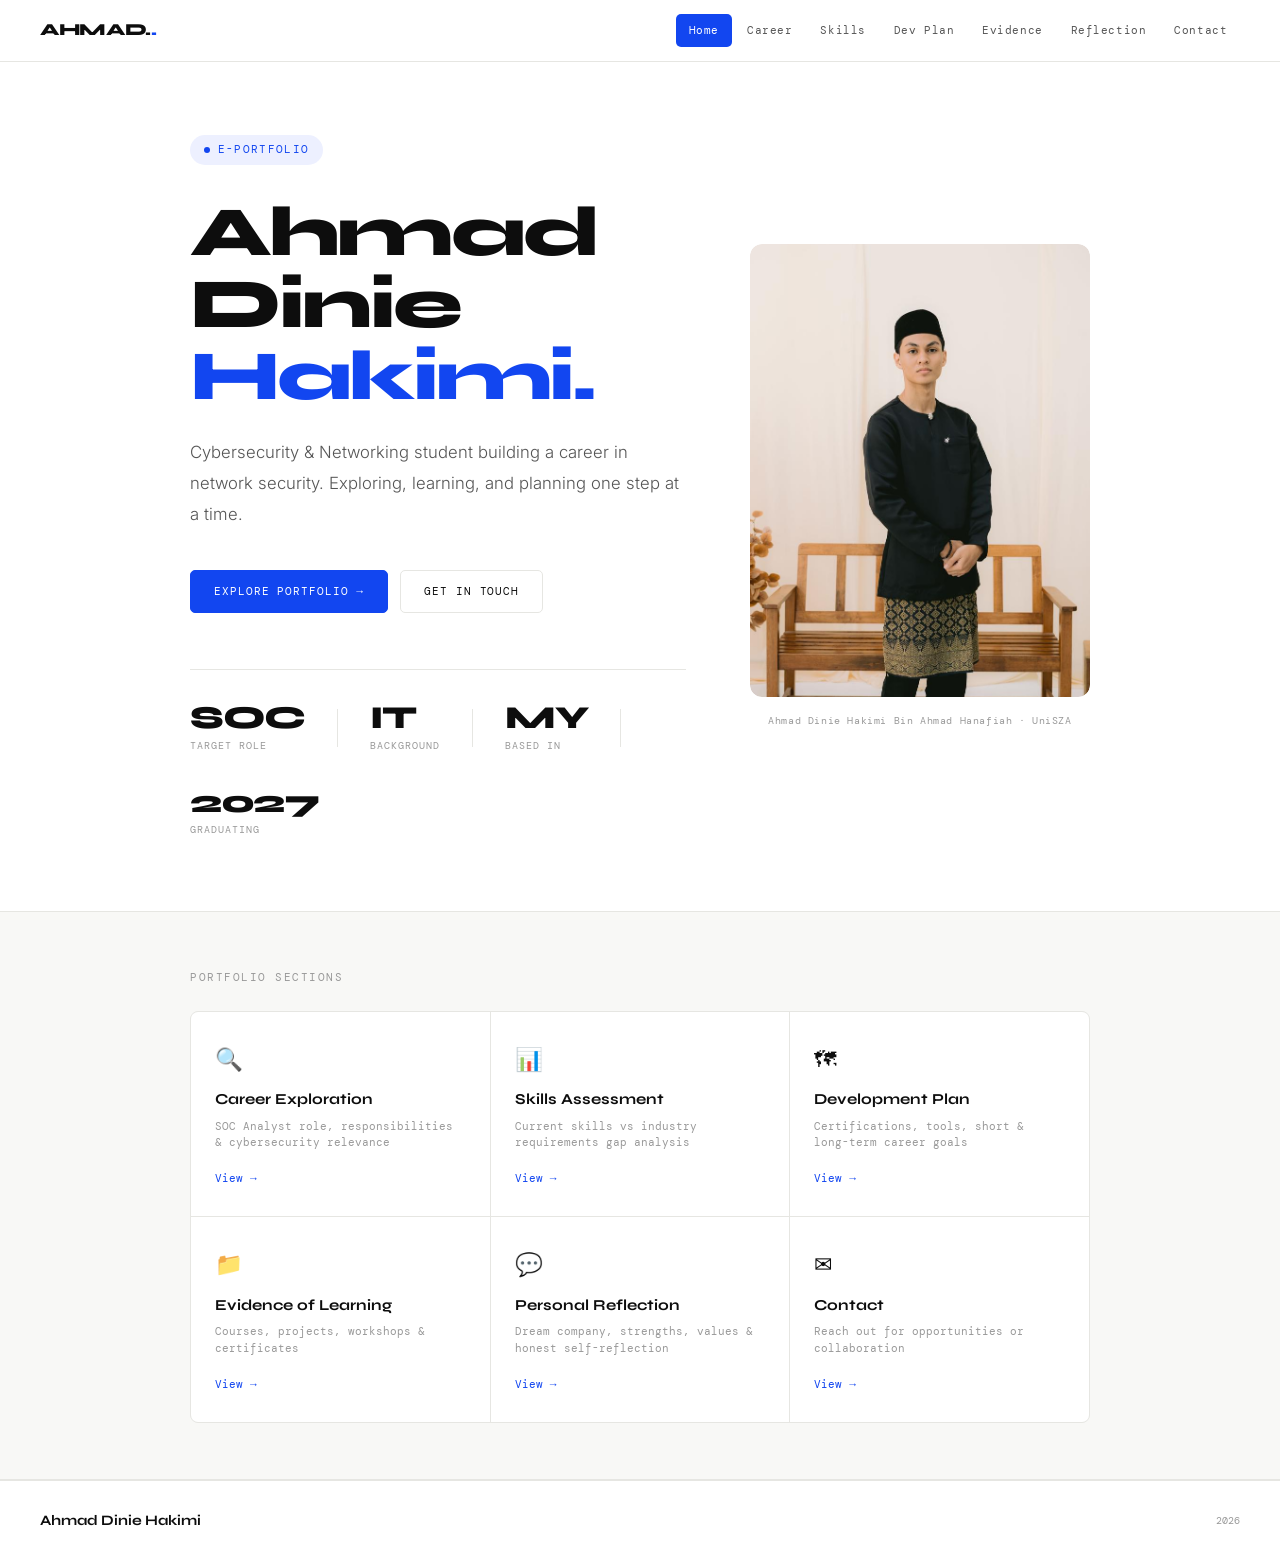
<file: index.html>
<!DOCTYPE html>
<html lang="en">
<head>
  <meta charset="UTF-8"><meta name="viewport" content="width=device-width,initial-scale=1">
  <title>Ahmad Dinie Hakimi — Portfolio</title>
  <link rel="stylesheet" href="css/style.css">
  <style>
    .hero {
      min-height:calc(100vh - var(--nav-h)); display:grid;
      grid-template-columns:1fr 340px; gap:4rem; align-items:center;
    }
    .hero-inner { max-width:600px; }
    .hero-tag {
      display:inline-flex; align-items:center; gap:0.5rem;
      font-family:'DM Mono',monospace; font-size:0.7rem; letter-spacing:0.12em; text-transform:uppercase;
      color:var(--accent); background:var(--accentl); padding:0.35rem 0.85rem; border-radius:100px; margin-bottom:2rem;
    }
    .hero-tag::before { content:''; width:6px; height:6px; border-radius:50%; background:var(--accent); animation:blink 2s infinite; }
    .hero h1 {
      font-family:'Syne',sans-serif; font-weight:800;
      font-size:clamp(2.6rem,5.5vw,4.5rem); line-height:1.02; letter-spacing:-0.04em;
      color:var(--ink); margin-bottom:1.5rem;
    }
    .hero h1 em { font-style:normal; color:var(--accent); }
    .hero-desc { font-size:1.05rem; color:var(--ink3); font-weight:300; line-height:1.85; max-width:500px; margin-bottom:2.5rem; }
    .hero-btns { display:flex; gap:0.75rem; flex-wrap:wrap; margin-bottom:3.5rem; }
    .hero-stats { display:flex; gap:2rem; padding-top:2rem; border-top:1px solid var(--line); flex-wrap:wrap; }
    .stat { }
    .stat-n { font-family:'Syne',sans-serif; font-weight:800; font-size:2rem; letter-spacing:-0.04em; line-height:1; }
    .stat-l { font-family:'DM Mono',monospace; font-size:0.62rem; letter-spacing:0.1em; text-transform:uppercase; color:var(--muted); margin-top:4px; }
    .divline { width:1px; height:38px; background:var(--line); align-self:center; }

    /* ── Photo placeholder ── */
    .hero-photo-col { display:flex; flex-direction:column; align-items:center; gap:1rem; }
    .hero-photo-frame {
      width:100%; aspect-ratio:3/4;
      background:var(--off); border:1.5px dashed var(--line); border-radius:12px;
      display:flex; flex-direction:column; align-items:center; justify-content:center;
      gap:0.75rem; cursor:pointer; overflow:hidden; position:relative;
      transition:border-color 0.2s, background 0.2s;
    }
    .hero-photo-frame:hover { border-color:var(--accent); background:var(--accentl); }
    .hero-photo-frame img {
      position:absolute; inset:0; width:100%; height:100%;
      object-fit:cover; border-radius:11px; display:none;
    }
    .hp-icon { font-size:2.5rem; opacity:0.25; }
    .hp-name {
      font-family:'Syne',sans-serif; font-weight:700; font-size:1rem;
      color:var(--ink); text-align:center; letter-spacing:-0.01em;
    }
    .hp-role {
      font-family:'DM Mono',monospace; font-size:0.65rem; letter-spacing:0.1em;
      text-transform:uppercase; color:var(--muted); text-align:center;
    }
    .hp-upload-hint {
      font-family:'DM Mono',monospace; font-size:0.6rem; letter-spacing:0.08em;
      color:var(--accent); text-transform:uppercase; margin-top:0.25rem;
      opacity:0; transition:opacity 0.2s;
    }
    .hero-photo-frame:hover .hp-upload-hint { opacity:1; }
    .hp-upload-hint-static {
      font-family:'DM Mono',monospace; font-size:0.62rem;
      color:var(--muted); letter-spacing:0.06em; text-align:center;
    }

    /* Nav tiles */
    .tiles-section { background:var(--off); border-top:1px solid var(--line); border-bottom:1px solid var(--line); }
    .tiles-section .wrap { padding-top:3.5rem; padding-bottom:3.5rem; }
    .tiles-label { font-family:'DM Mono',monospace; font-size:0.68rem; letter-spacing:0.14em; text-transform:uppercase; color:var(--muted); margin-bottom:1.5rem; }
    .tiles { display:grid; grid-template-columns:repeat(3,1fr); gap:1px; background:var(--line); border:1px solid var(--line); border-radius:8px; overflow:hidden; }
    .tile { background:var(--white); padding:1.75rem 1.5rem; display:flex; flex-direction:column; gap:0.35rem; transition:background 0.15s; }
    .tile:hover { background:var(--accentl); }
    .tile-icon { font-size:1.4rem; margin-bottom:0.25rem; }
    .tile-title { font-family:'Syne',sans-serif; font-weight:700; font-size:0.95rem; color:var(--ink); }
    .tile-desc { font-family:'DM Mono',monospace; font-size:0.66rem; color:var(--muted); line-height:1.55; }
    .tile-arrow { margin-top:auto; padding-top:0.75rem; font-family:'DM Mono',monospace; font-size:0.7rem; color:var(--accent); }

    @media(max-width:900px) {
      .hero { grid-template-columns:1fr; gap:2rem; }
      .hero-photo-col { flex-direction:row; justify-content:center; }
      .hero-photo-frame { max-width:200px; aspect-ratio:1/1; border-radius:50%; }
      .hero-photo-frame img { border-radius:50%; }
    }
    @media(max-width:768px) {
      .tiles { grid-template-columns:1fr 1fr; }
      .hero { padding:3rem 1.25rem; }
    }
    @media(max-width:480px) {
      .tiles { grid-template-columns:1fr; }
    }
  </style>
</head>
<body>
<nav class="nav">
  <a href="index.html" class="nav-brand">AHMAD.<span>.</span></a>
  <ul class="nav-links">
    <li><a href="index.html">Home</a></li>
    <li><a href="career.html">Career</a></li>
    <li><a href="skills.html">Skills</a></li>
    <li><a href="plan.html">Dev Plan</a></li>
    <li><a href="evidence.html">Evidence</a></li>
    <li><a href="reflection.html">Reflection</a></li>
    <li><a href="contact.html">Contact</a></li>
  </ul>
  <button class="nav-toggle"><span></span><span></span><span></span></button>
</nav>
<nav class="nav-mobile">
  <a href="index.html">Home</a><a href="career.html">Career Exploration</a>
  <a href="skills.html">Skills Assessment</a><a href="plan.html">Development Plan</a>
  <a href="evidence.html">Evidence</a><a href="reflection.html">Reflection</a>
  <a href="contact.html">Contact</a>
</nav>

<div class="page">
  <div class="wrap hero">
    <!-- Left: text -->
    <div class="hero-inner">
      <div class="hero-tag fu" data-d="0s">E-Portfolio</div>
      <h1 class="fu" data-d="0.07s">Ahmad<br>Dinie <em>Hakimi.</em></h1>
      <p class="hero-desc fu" data-d="0.14s">
        Cybersecurity &amp; Networking student building a career in network security.
        Exploring, learning, and planning one step at a time.
      </p>
      <div class="hero-btns fu" data-d="0.2s">
        <a href="career.html" class="btn btn-solid">Explore Portfolio →</a>
        <a href="contact.html" class="btn btn-ghost">Get In Touch</a>
      </div>
      <div class="hero-stats fu" data-d="0.26s">
        <div class="stat"><div class="stat-n">SOC</div><div class="stat-l">Target Role</div></div>
        <div class="divline"></div>
        <div class="stat"><div class="stat-n">IT</div><div class="stat-l">Background</div></div>
        <div class="divline"></div>
        <div class="stat"><div class="stat-n">MY</div><div class="stat-l">Based In</div></div>
        <div class="divline"></div>
        <div class="stat"><div class="stat-n">2027</div><div class="stat-l">Graduating</div></div>
      </div>
    </div>

    <!-- Right: photo -->
    <div class="hero-photo-col fu" data-d="0.18s">
      <div class="hero-photo-frame" id="hero-photo-frame" style="cursor:default;border:none;background:none;">
        <img id="hero-photo-img" src="[data-uri]" alt="Ahmad Dinie Hakimi" style="display:block;position:static;width:100%;height:100%;object-fit:cover;border-radius:12px;">
      </div>
      <div class="hp-upload-hint-static">Ahmad Dinie Hakimi Bin Ahmad Hanafiah · UniSZA </div>
    </div>
  </div>

  <div class="tiles-section">
    <div class="wrap">
      <div class="tiles-label">Portfolio Sections</div>
      <div class="tiles">
        <a href="career.html" class="tile fu" data-d="0.05s">
          <div class="tile-icon">🔍</div>
          <div class="tile-title">Career Exploration</div>
          <div class="tile-desc">SOC Analyst role, responsibilities &amp; cybersecurity relevance</div>
          <div class="tile-arrow">View →</div>
        </a>
        <a href="skills.html" class="tile fu" data-d="0.1s">
          <div class="tile-icon">📊</div>
          <div class="tile-title">Skills Assessment</div>
          <div class="tile-desc">Current skills vs industry requirements gap analysis</div>
          <div class="tile-arrow">View →</div>
        </a>
        <a href="plan.html" class="tile fu" data-d="0.15s">
          <div class="tile-icon">🗺</div>
          <div class="tile-title">Development Plan</div>
          <div class="tile-desc">Certifications, tools, short &amp; long-term career goals</div>
          <div class="tile-arrow">View →</div>
        </a>
        <a href="evidence.html" class="tile fu" data-d="0.2s">
          <div class="tile-icon">📁</div>
          <div class="tile-title">Evidence of Learning</div>
          <div class="tile-desc">Courses, projects, workshops &amp; certificates</div>
          <div class="tile-arrow">View →</div>
        </a>
        <a href="reflection.html" class="tile fu" data-d="0.25s">
          <div class="tile-icon">💬</div>
          <div class="tile-title">Personal Reflection</div>
          <div class="tile-desc">Dream company, strengths, values &amp; honest self-reflection</div>
          <div class="tile-arrow">View →</div>
        </a>
        <a href="contact.html" class="tile fu" data-d="0.3s">
          <div class="tile-icon">✉</div>
          <div class="tile-title">Contact</div>
          <div class="tile-desc">Reach out for opportunities or collaboration</div>
          <div class="tile-arrow">View →</div>
        </a>
      </div>
    </div>
  </div>

  <footer class="footer">
    <div class="footer-l">Ahmad Dinie Hakimi</div>
    <div class="footer-r">2026</div>
  </footer>
</div>
<script src="js/global.js"></script>
<script>
  document.getElementById('hero-photo-input').addEventListener('change', function() {
    const file = this.files[0];
    if (!file) return;
    const reader = new FileReader();
    reader.onload = e => {
      const img = document.getElementById('hero-photo-img');
      img.src = e.target.result;
      img.style.display = 'block';
      // Hide placeholder text
      document.getElementById('hero-ph-icon').style.display = 'none';
      document.getElementById('hero-ph-name').style.display = 'none';
      document.getElementById('hero-ph-role').style.display = 'none';
    };
    reader.readAsDataURL(file);
  });
</script>
</body>
</html>
</file>
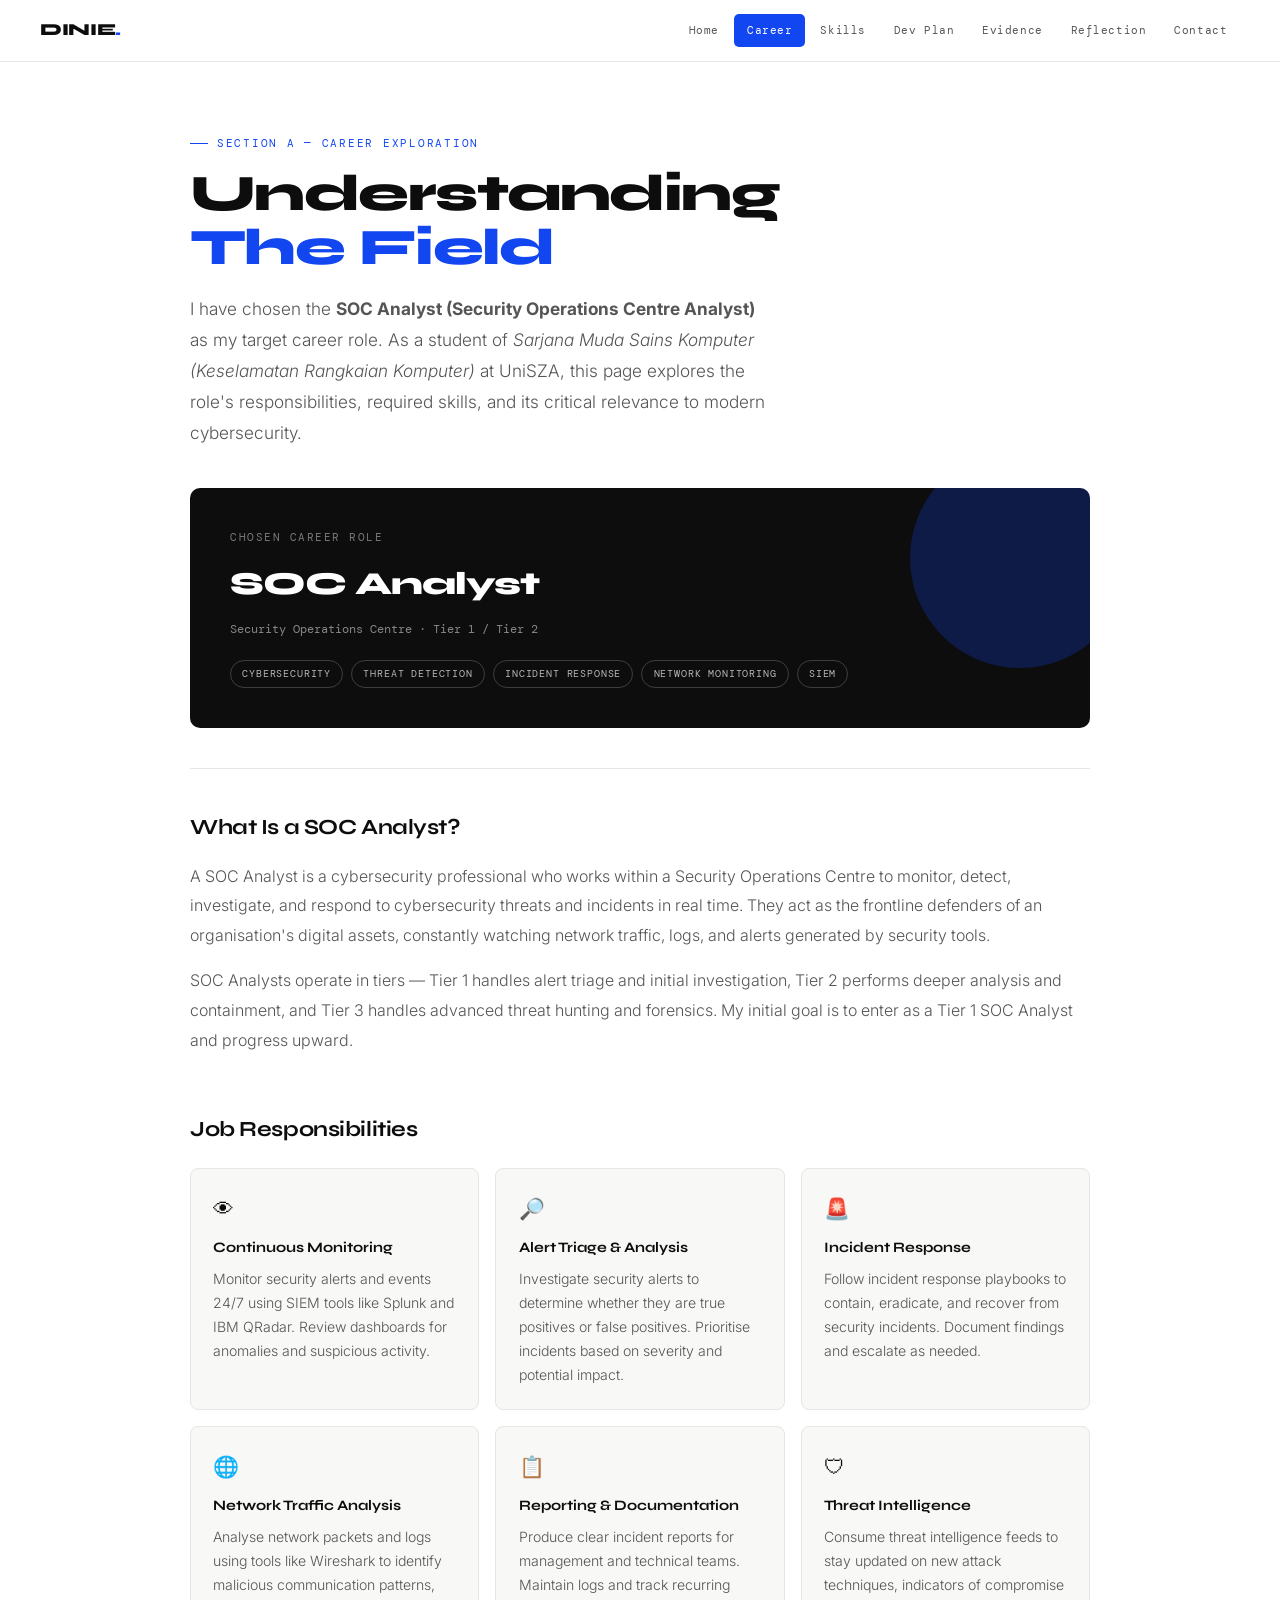
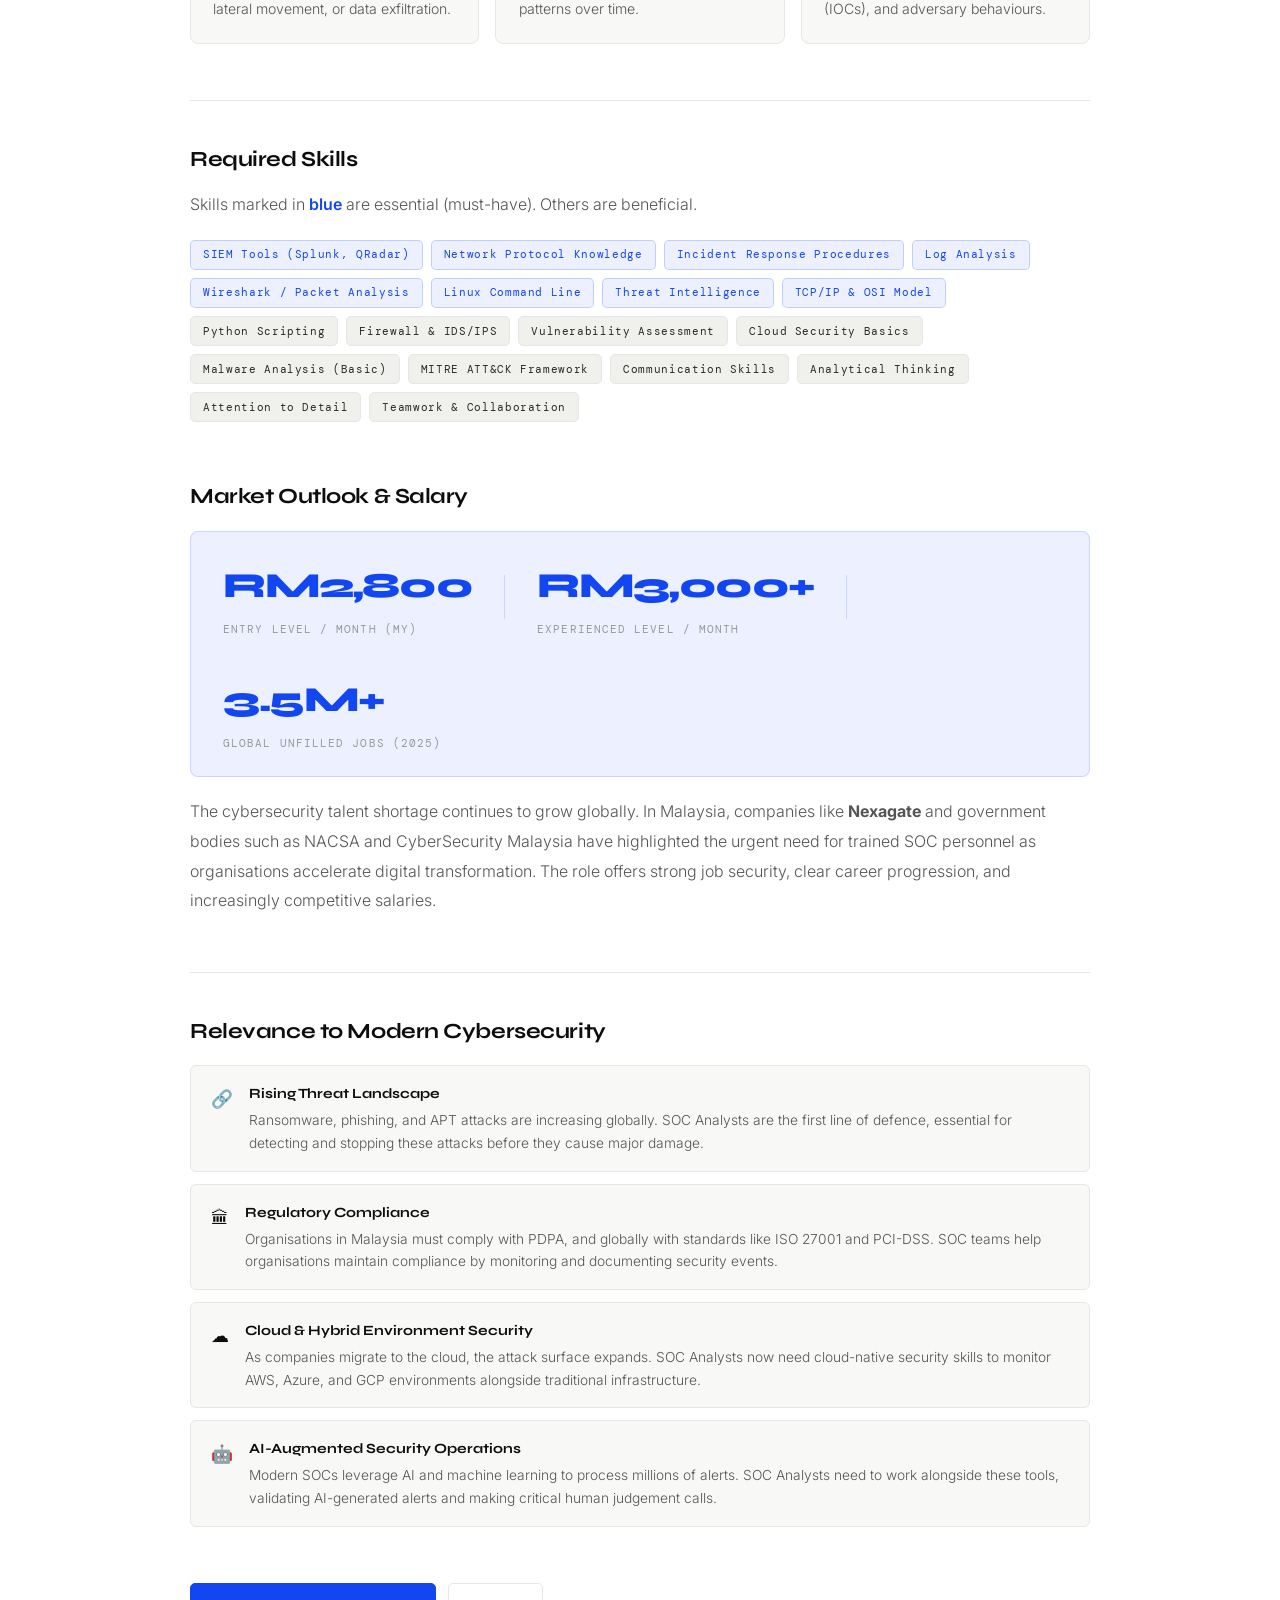
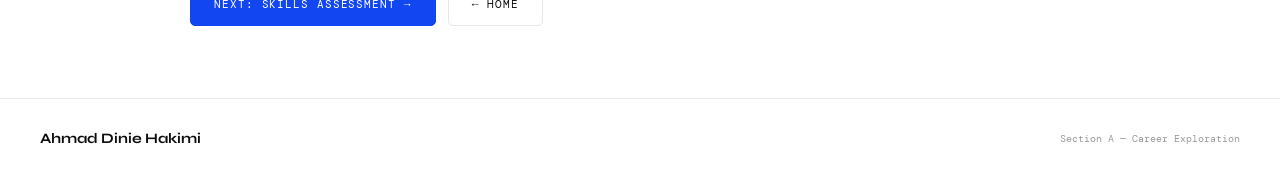
<file: career.html>
<!DOCTYPE html>
<html lang="en">
<head>
  <meta charset="UTF-8"><meta name="viewport" content="width=device-width,initial-scale=1">
  <title>Career Exploration — Ahmad Dinie Hakimi</title>
  <link rel="stylesheet" href="css/style.css">
  <style>
    .role-hero {
      background:var(--ink); color:#fff; border-radius:10px;
      padding:2.5rem; margin-bottom:2rem; position:relative; overflow:hidden;
    }
    .role-hero::before {
      content:''; position:absolute; right:-40px; top:-40px;
      width:220px; height:220px; border-radius:50%;
      background:rgba(18,70,240,0.25);
    }
    .role-hero .rh-label { font-family:'DM Mono',monospace; font-size:0.68rem; letter-spacing:0.14em; text-transform:uppercase; color:rgba(255,255,255,0.45); margin-bottom:0.6rem; }
    .role-hero h2 { font-family:'Syne',sans-serif; font-weight:800; font-size:2rem; letter-spacing:-0.03em; color:#fff; margin-bottom:0.5rem; }
    .role-hero .rh-org { font-family:'DM Mono',monospace; font-size:0.78rem; color:rgba(255,255,255,0.5); }
    .role-hero .rh-badges { display:flex; gap:0.5rem; flex-wrap:wrap; margin-top:1.25rem; }
    .rh-badge { font-family:'DM Mono',monospace; font-size:0.65rem; letter-spacing:0.08em; text-transform:uppercase; padding:0.25rem 0.7rem; border-radius:100px; border:1px solid rgba(255,255,255,0.2); color:rgba(255,255,255,0.7); }

    .resp-grid { display:grid; grid-template-columns:repeat(auto-fit,minmax(260px,1fr)); gap:1rem; }
    .resp-card { background:var(--off); border:1px solid var(--line); border-radius:8px; padding:1.4rem; }
    .resp-card .rc-icon { font-size:1.3rem; margin-bottom:0.6rem; }
    .resp-card h4 { font-family:'Syne',sans-serif; font-weight:700; font-size:0.9rem; margin-bottom:0.4rem; }
    .resp-card p { font-size:0.88rem; line-height:1.7; margin:0; }

    .skills-needed { display:flex; flex-wrap:wrap; gap:0.5rem; }
    .sn-tag {
      font-family:'DM Mono',monospace; font-size:0.68rem; letter-spacing:0.06em;
      padding:0.3rem 0.75rem; border-radius:5px; background:var(--off2); color:var(--ink2);
      border:1px solid var(--line);
    }
    .sn-tag.must { background:var(--accentl); color:var(--accent); border-color:rgba(18,70,240,0.2); }

    .relevance-list { display:flex; flex-direction:column; gap:0.75rem; }
    .rel-item { display:flex; gap:1rem; align-items:flex-start; padding:1rem 1.25rem; background:var(--off); border-radius:6px; border:1px solid var(--line); }
    .rel-icon { font-size:1.1rem; flex-shrink:0; margin-top:2px; }
    .rel-body h4 { font-family:'Syne',sans-serif; font-weight:700; font-size:0.88rem; margin-bottom:3px; }
    .rel-body p { font-size:0.86rem; margin:0; line-height:1.65; }

    .salary-box { background:var(--accentl); border:1px solid rgba(18,70,240,0.15); border-radius:8px; padding:1.5rem 2rem; display:flex; align-items:center; gap:2rem; flex-wrap:wrap; }
    .sal-num { font-family:'Syne',sans-serif; font-weight:800; font-size:2.2rem; letter-spacing:-0.04em; color:var(--accent); }
    .sal-lbl { font-family:'DM Mono',monospace; font-size:0.68rem; letter-spacing:0.1em; text-transform:uppercase; color:var(--muted); margin-top:4px; }
    .sal-divider { width:1px; height:44px; background:rgba(18,70,240,0.15); }
  </style>
</head>
<body>
<nav class="nav">
  <a href="index.html" class="nav-brand">DINIE<span>.</span></a>
  <ul class="nav-links">
    <li><a href="index.html">Home</a></li>
    <li><a href="career.html">Career</a></li>
    <li><a href="skills.html">Skills</a></li>
    <li><a href="plan.html">Dev Plan</a></li>
    <li><a href="evidence.html">Evidence</a></li>
    <li><a href="reflection.html">Reflection</a></li>
    <li><a href="contact.html">Contact</a></li>
  </ul>
  <button class="nav-toggle"><span></span><span></span><span></span></button>
</nav>
<nav class="nav-mobile">
  <a href="index.html">Home</a><a href="career.html">Career Exploration</a>
  <a href="skills.html">Skills Assessment</a><a href="plan.html">Development Plan</a>
  <a href="evidence.html">Evidence</a><a href="reflection.html">Reflection</a><a href="contact.html">Contact</a>
</nav>

<div class="page">
<div class="wrap">

  <!-- Header -->
  <div class="eyebrow fu">Section A — Career Exploration</div>
  <h1 class="page-title fu" data-d="0.07s">Understanding<br><span>The Field</span></h1>
  <p class="page-lead fu" data-d="0.13s">
    I have chosen the <strong>SOC Analyst (Security Operations Centre Analyst)</strong> as my target career role.
    As a student of <em>Sarjana Muda Sains Komputer (Keselamatan Rangkaian Komputer)</em> at UniSZA,
    this page explores the role's responsibilities, required skills, and its critical relevance to modern cybersecurity.
  </p>

  <!-- Role card -->
  <div class="role-hero fu" data-d="0.18s">
    <div class="rh-label">Chosen Career Role</div>
    <h2>SOC Analyst</h2>
    <div class="rh-org">Security Operations Centre · Tier 1 / Tier 2</div>
    <div class="rh-badges">
      <span class="rh-badge">Cybersecurity</span>
      <span class="rh-badge">Threat Detection</span>
      <span class="rh-badge">Incident Response</span>
      <span class="rh-badge">Network Monitoring</span>
      <span class="rh-badge">SIEM</span>
    </div>
  </div>

  <hr class="hr">

  <!-- What is a SOC Analyst -->
  <div class="section fu">
    <h2 style="margin-bottom:1rem">What Is a SOC Analyst?</h2>
    <p style="margin-bottom:1rem">
      A SOC Analyst is a cybersecurity professional who works within a Security Operations Centre to monitor,
      detect, investigate, and respond to cybersecurity threats and incidents in real time.
      They act as the frontline defenders of an organisation's digital assets, constantly watching
      network traffic, logs, and alerts generated by security tools.
    </p>
    <p>
      SOC Analysts operate in tiers — Tier 1 handles alert triage and initial investigation,
      Tier 2 performs deeper analysis and containment, and Tier 3 handles advanced threat hunting
      and forensics. My initial goal is to enter as a Tier 1 SOC Analyst and progress upward.
    </p>
  </div>

  <!-- Job Responsibilities -->
  <div class="section fu">
    <h2 style="margin-bottom:1.25rem">Job Responsibilities</h2>
    <div class="resp-grid">
      <div class="resp-card">
        <div class="rc-icon">👁</div>
        <h4>Continuous Monitoring</h4>
        <p>Monitor security alerts and events 24/7 using SIEM tools like Splunk and IBM QRadar. Review dashboards for anomalies and suspicious activity.</p>
      </div>
      <div class="resp-card">
        <div class="rc-icon">🔎</div>
        <h4>Alert Triage &amp; Analysis</h4>
        <p>Investigate security alerts to determine whether they are true positives or false positives. Prioritise incidents based on severity and potential impact.</p>
      </div>
      <div class="resp-card">
        <div class="rc-icon">🚨</div>
        <h4>Incident Response</h4>
        <p>Follow incident response playbooks to contain, eradicate, and recover from security incidents. Document findings and escalate as needed.</p>
      </div>
      <div class="resp-card">
        <div class="rc-icon">🌐</div>
        <h4>Network Traffic Analysis</h4>
        <p>Analyse network packets and logs using tools like Wireshark to identify malicious communication patterns, lateral movement, or data exfiltration.</p>
      </div>
      <div class="resp-card">
        <div class="rc-icon">📋</div>
        <h4>Reporting &amp; Documentation</h4>
        <p>Produce clear incident reports for management and technical teams. Maintain logs and track recurring patterns over time.</p>
      </div>
      <div class="resp-card">
        <div class="rc-icon">🛡</div>
        <h4>Threat Intelligence</h4>
        <p>Consume threat intelligence feeds to stay updated on new attack techniques, indicators of compromise (IOCs), and adversary behaviours.</p>
      </div>
    </div>
  </div>

  <hr class="hr">

  <!-- Required Skills -->
  <div class="section fu">
    <h2 style="margin-bottom:0.75rem">Required Skills</h2>
    <p style="margin-bottom:1.25rem">Skills marked in <span style="color:var(--accent);font-weight:600">blue</span> are essential (must-have). Others are beneficial.</p>
    <div class="skills-needed">
      <span class="sn-tag must">SIEM Tools (Splunk, QRadar)</span>
      <span class="sn-tag must">Network Protocol Knowledge</span>
      <span class="sn-tag must">Incident Response Procedures</span>
      <span class="sn-tag must">Log Analysis</span>
      <span class="sn-tag must">Wireshark / Packet Analysis</span>
      <span class="sn-tag must">Linux Command Line</span>
      <span class="sn-tag must">Threat Intelligence</span>
      <span class="sn-tag must">TCP/IP &amp; OSI Model</span>
      <span class="sn-tag">Python Scripting</span>
      <span class="sn-tag">Firewall &amp; IDS/IPS</span>
      <span class="sn-tag">Vulnerability Assessment</span>
      <span class="sn-tag">Cloud Security Basics</span>
      <span class="sn-tag">Malware Analysis (Basic)</span>
      <span class="sn-tag">MITRE ATT&CK Framework</span>
      <span class="sn-tag">Communication Skills</span>
      <span class="sn-tag">Analytical Thinking</span>
      <span class="sn-tag">Attention to Detail</span>
      <span class="sn-tag">Teamwork &amp; Collaboration</span>
    </div>
  </div>

  <!-- Salary & Outlook -->
  <div class="section fu">
    <h2 style="margin-bottom:1rem">Market Outlook &amp; Salary</h2>
    <div class="salary-box" style="margin-bottom:1.25rem">
      <div><div class="sal-num">RM2,800</div><div class="sal-lbl">Entry Level / Month (MY)</div></div>
      <div class="sal-divider"></div>
      <div><div class="sal-num">RM3,000+</div><div class="sal-lbl">Experienced Level / Month</div></div>
      <div class="sal-divider"></div>
      <div><div class="sal-num">3.5M+</div><div class="sal-lbl">Global Unfilled Jobs (2025)</div></div>
    </div>
    <p>
      The cybersecurity talent shortage continues to grow globally. In Malaysia, companies like 
      <strong>Nexagate</strong> and government bodies such as NACSA and CyberSecurity Malaysia have highlighted 
      the urgent need for trained SOC personnel as organisations accelerate digital transformation. 
      The role offers strong job security, clear career progression, and increasingly competitive salaries.
    </p>
  </div>

  <hr class="hr">

  <!-- Relevance to Modern Cybersecurity -->
  <div class="section fu">
    <h2 style="margin-bottom:1rem">Relevance to Modern Cybersecurity</h2>
    <div class="relevance-list">
      <div class="rel-item">
        <div class="rel-icon">🔗</div>
        <div class="rel-body">
          <h4>Rising Threat Landscape</h4>
          <p>Ransomware, phishing, and APT attacks are increasing globally. SOC Analysts are the first line of defence, essential for detecting and stopping these attacks before they cause major damage.</p>
        </div>
      </div>
      <div class="rel-item">
        <div class="rel-icon">🏛</div>
        <div class="rel-body">
          <h4>Regulatory Compliance</h4>
          <p>Organisations in Malaysia must comply with PDPA, and globally with standards like ISO 27001 and PCI-DSS. SOC teams help organisations maintain compliance by monitoring and documenting security events.</p>
        </div>
      </div>
      <div class="rel-item">
        <div class="rel-icon">☁</div>
        <div class="rel-body">
          <h4>Cloud &amp; Hybrid Environment Security</h4>
          <p>As companies migrate to the cloud, the attack surface expands. SOC Analysts now need cloud-native security skills to monitor AWS, Azure, and GCP environments alongside traditional infrastructure.</p>
        </div>
      </div>
      <div class="rel-item">
        <div class="rel-icon">🤖</div>
        <div class="rel-body">
          <h4>AI-Augmented Security Operations</h4>
          <p>Modern SOCs leverage AI and machine learning to process millions of alerts. SOC Analysts need to work alongside these tools, validating AI-generated alerts and making critical human judgement calls.</p>
        </div>
      </div>
    </div>
  </div>

  <div class="fu" style="display:flex;gap:0.75rem;flex-wrap:wrap">
    <a href="skills.html" class="btn btn-solid">Next: Skills Assessment →</a>
    <a href="index.html" class="btn btn-ghost">← Home</a>
  </div>

</div>
<footer class="footer">
  <div class="footer-l">Ahmad Dinie Hakimi</div>
  <div class="footer-r">Section A — Career Exploration</div>
</footer>
</div>
<script src="js/global.js"></script>
</body>
</html>
</file>
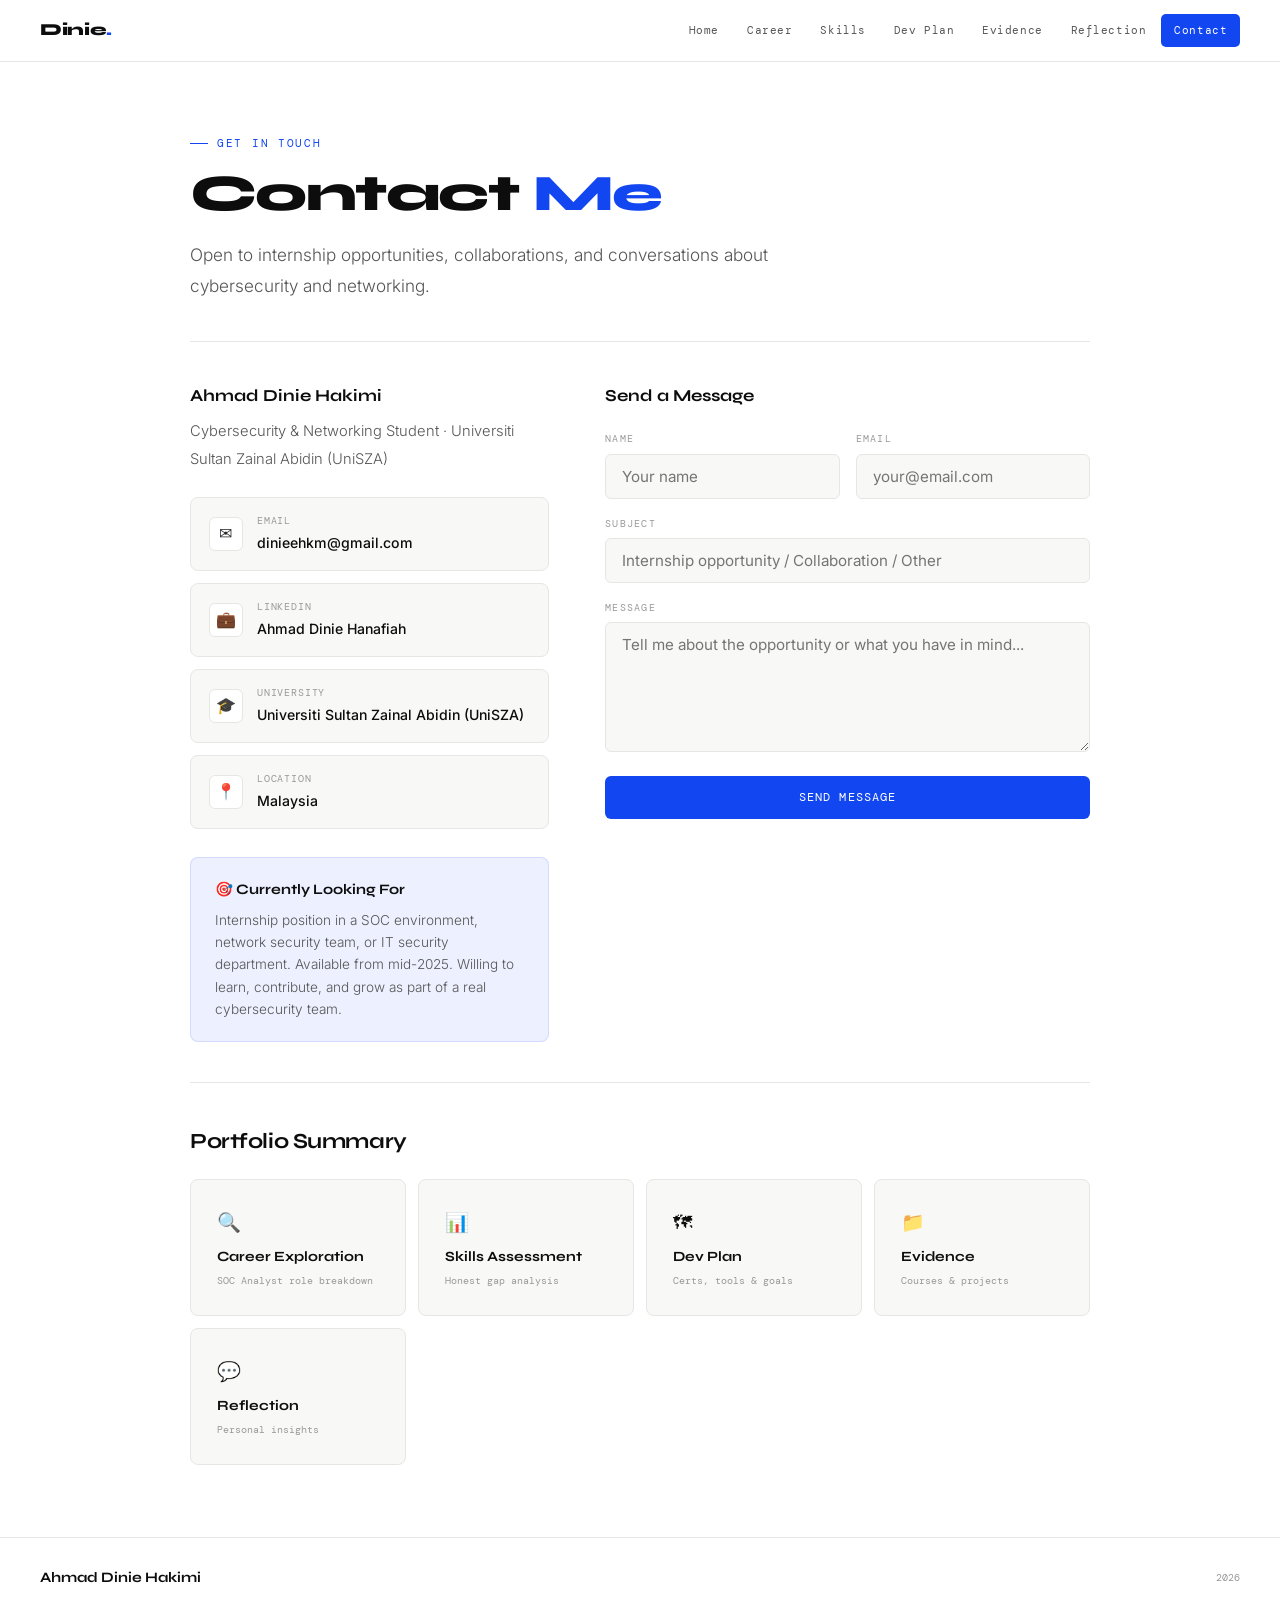
<file: contact.html>
<!DOCTYPE html>
<html lang="en">
<head>
  <meta charset="UTF-8"><meta name="viewport" content="width=device-width,initial-scale=1">
  <title>Contact — Ahmad Dinie Hakimi</title>
  <link rel="stylesheet" href="css/style.css">
  <style>
    .contact-grid { display:grid; grid-template-columns:1fr 1.35fr; gap:3.5rem; align-items:start; }
    .contact-links { display:flex; flex-direction:column; gap:0.75rem; margin-top:1.5rem; }
    .c-link {
      display:flex; align-items:center; gap:0.9rem;
      padding:0.9rem 1.1rem; background:var(--off); border:1px solid var(--line);
      border-radius:8px; color:var(--ink2); font-size:0.9rem;
      transition:border-color 0.2s, background 0.2s;
    }
    .c-link:hover { border-color:var(--accent); background:var(--accentl); }
    .c-icon { width:34px; height:34px; background:var(--white); border:1px solid var(--line); border-radius:6px; display:flex; align-items:center; justify-content:center; font-size:1rem; flex-shrink:0; }
    .c-label { font-family:'DM Mono',monospace; font-size:0.65rem; letter-spacing:0.08em; text-transform:uppercase; color:var(--muted); display:block; margin-bottom:1px; }
    .c-val { font-size:0.88rem; color:var(--ink); font-weight:500; }

    .form-group { display:flex; flex-direction:column; gap:0.35rem; margin-bottom:1rem; }
    .form-label { font-family:'DM Mono',monospace; font-size:0.65rem; letter-spacing:0.12em; text-transform:uppercase; color:var(--muted); }
    .form-input, .form-textarea {
      width:100%; padding:0.75rem 1rem;
      background:var(--off); border:1.5px solid var(--line); border-radius:6px;
      font-family:'Inter',sans-serif; font-size:0.95rem; color:var(--ink);
      outline:none; transition:border-color 0.2s;
    }
    .form-input:focus, .form-textarea:focus { border-color:var(--accent); background:var(--white); }
    .form-textarea { resize:vertical; min-height:130px; }
    .form-row { display:grid; grid-template-columns:1fr 1fr; gap:1rem; }
    .form-submit {
      width:100%; padding:0.85rem; background:var(--accent); color:#fff;
      border:none; border-radius:6px; font-family:'DM Mono',monospace;
      font-size:0.72rem; letter-spacing:0.1em; text-transform:uppercase;
      cursor:pointer; transition:background 0.2s; margin-top:0.5rem;
    }
    .form-submit:hover { background:#0a35cc; }
    .form-success { display:none; text-align:center; padding:1.5rem; background:var(--greenl); border:1px solid rgba(10,110,60,0.15); border-radius:8px; }
    .form-success .fs-icon { font-size:2rem; margin-bottom:0.5rem; }
    .form-success h4 { font-family:'Syne',sans-serif; font-weight:700; color:var(--green); margin-bottom:0.3rem; }
    .form-success p { font-size:0.88rem; color:var(--green); margin:0; }

    .avail-box { background:var(--accentl); border:1px solid rgba(18,70,240,0.12); border-radius:8px; padding:1.25rem 1.5rem; margin-top:1.75rem; }
    .avail-box h4 { font-family:'Syne',sans-serif; font-weight:700; font-size:0.9rem; margin-bottom:0.4rem; }
    .avail-box p { font-size:0.85rem; color:var(--ink3); margin:0; line-height:1.65; }

    @media(max-width:768px){
      .contact-grid { grid-template-columns:1fr; }
      .form-row { grid-template-columns:1fr; }
    }
  </style>
</head>
<body>
<nav class="nav">
  <a href="index.html" class="nav-brand">Dinie<span>.</span></a>
  <ul class="nav-links">
    <li><a href="index.html">Home</a></li>
    <li><a href="career.html">Career</a></li>
    <li><a href="skills.html">Skills</a></li>
    <li><a href="plan.html">Dev Plan</a></li>
    <li><a href="evidence.html">Evidence</a></li>
    <li><a href="reflection.html">Reflection</a></li>
    <li><a href="contact.html">Contact</a></li>
  </ul>
  <button class="nav-toggle"><span></span><span></span><span></span></button>
</nav>
<nav class="nav-mobile">
  <a href="index.html">Home</a><a href="career.html">Career Exploration</a>
  <a href="skills.html">Skills Assessment</a><a href="plan.html">Development Plan</a>
  <a href="evidence.html">Evidence</a><a href="reflection.html">Reflection</a><a href="contact.html">Contact</a>
</nav>

<div class="page">
<div class="wrap">

  <div class="eyebrow fu">Get In Touch</div>
  <h1 class="page-title fu" data-d="0.07s">Contact <span>Me</span></h1>
  <p class="page-lead fu" data-d="0.13s">
    Open to internship opportunities, collaborations, and conversations about cybersecurity and networking.
  </p>

  <hr class="hr">

  <div class="contact-grid">
    <!-- Left -->
    <div class="fu">
      <h3 style="margin-bottom:0.5rem">Ahmad Dinie Hakimi</h3>
      <p style="font-size:0.92rem;margin-bottom:0">Cybersecurity &amp; Networking Student · Universiti Sultan Zainal Abidin (UniSZA)</p>
      <div class="contact-links">
        <a href="mailto:dinieehkm@gmail.com" class="c-link">
          <div class="c-icon">✉</div>
          <div><span class="c-label">Email</span><span class="c-val">dinieehkm@gmail.com</span></div>
        </a>
        <a href="https://www.linkedin.com/in/ahmad-dinie-hanafiah" target="_blank" class="c-link">
          <div class="c-icon">💼</div>
          <div><span class="c-label">LinkedIn</span><span class="c-val">Ahmad Dinie Hanafiah</span></div>
        </a>
        <div class="c-link">
          <div class="c-icon">🎓</div>
          <div><span class="c-label">University</span><span class="c-val">Universiti Sultan Zainal Abidin (UniSZA)</span></div>
        </div>
        <div class="c-link">
          <div class="c-icon">📍</div>
          <div><span class="c-label">Location</span><span class="c-val">Malaysia</span></div>
        </div>
      </div>

      <div class="avail-box">
        <h4>🎯 Currently Looking For</h4>
        <p>Internship position in a SOC environment, network security team, or IT security department. Available from mid-2025. Willing to learn, contribute, and grow as part of a real cybersecurity team.</p>
      </div>
    </div>

    <!-- Right: Form -->
    <div class="fu" data-d="0.12s">
      <h3 style="margin-bottom:1.25rem">Send a Message</h3>
      <form id="contact-form">
        <div class="form-row">
          <div class="form-group">
            <label class="form-label">Name</label>
            <input type="text" class="form-input" placeholder="Your name" required>
          </div>
          <div class="form-group">
            <label class="form-label">Email</label>
            <input type="email" class="form-input" placeholder="your@email.com" required>
          </div>
        </div>
        <div class="form-group">
          <label class="form-label">Subject</label>
          <input type="text" class="form-input" placeholder="Internship opportunity / Collaboration / Other">
        </div>
        <div class="form-group">
          <label class="form-label">Message</label>
          <textarea class="form-textarea" placeholder="Tell me about the opportunity or what you have in mind..."></textarea>
        </div>
        <button type="submit" class="form-submit" id="submit-btn">Send Message</button>
      </form>
      <div class="form-success" id="form-success">
        <div class="fs-icon">✅</div>
        <h4>Message Sent!</h4>
        <p>Thank you for reaching out. I will get back to you as soon as possible.</p>
      </div>
    </div>
  </div>

  <hr class="hr">

  <!-- Portfolio summary -->
  <div class="fu">
    <h2 style="margin-bottom:1.25rem">Portfolio Summary</h2>
    <div style="display:grid;grid-template-columns:repeat(auto-fit,minmax(180px,1fr));gap:0.75rem">
      <a href="career.html" class="card" style="text-decoration:none;display:block">
        <div style="font-size:1.2rem;margin-bottom:0.4rem">🔍</div>
        <div style="font-family:'Syne',sans-serif;font-weight:700;font-size:0.88rem;margin-bottom:3px">Career Exploration</div>
        <div style="font-family:'DM Mono',monospace;font-size:0.65rem;color:var(--muted)">SOC Analyst role breakdown</div>
      </a>
      <a href="skills.html" class="card" style="text-decoration:none;display:block">
        <div style="font-size:1.2rem;margin-bottom:0.4rem">📊</div>
        <div style="font-family:'Syne',sans-serif;font-weight:700;font-size:0.88rem;margin-bottom:3px">Skills Assessment</div>
        <div style="font-family:'DM Mono',monospace;font-size:0.65rem;color:var(--muted)">Honest gap analysis</div>
      </a>
      <a href="plan.html" class="card" style="text-decoration:none;display:block">
        <div style="font-size:1.2rem;margin-bottom:0.4rem">🗺</div>
        <div style="font-family:'Syne',sans-serif;font-weight:700;font-size:0.88rem;margin-bottom:3px">Dev Plan</div>
        <div style="font-family:'DM Mono',monospace;font-size:0.65rem;color:var(--muted)">Certs, tools &amp; goals</div>
      </a>
      <a href="evidence.html" class="card" style="text-decoration:none;display:block">
        <div style="font-size:1.2rem;margin-bottom:0.4rem">📁</div>
        <div style="font-family:'Syne',sans-serif;font-weight:700;font-size:0.88rem;margin-bottom:3px">Evidence</div>
        <div style="font-family:'DM Mono',monospace;font-size:0.65rem;color:var(--muted)">Courses &amp; projects</div>
      </a>
      <a href="reflection.html" class="card" style="text-decoration:none;display:block">
        <div style="font-size:1.2rem;margin-bottom:0.4rem">💬</div>
        <div style="font-family:'Syne',sans-serif;font-weight:700;font-size:0.88rem;margin-bottom:3px">Reflection</div>
        <div style="font-family:'DM Mono',monospace;font-size:0.65rem;color:var(--muted)">Personal insights</div>
      </a>
    </div>
  </div>

</div>
<footer class="footer">
  <div class="footer-l">Ahmad Dinie Hakimi</div>
  <div class="footer-r">2026</div>
</footer>
</div>
<script src="js/global.js"></script>
<script>
  document.getElementById('contact-form').addEventListener('submit', function(e) {
    e.preventDefault();
    const btn = document.getElementById('submit-btn');
    btn.textContent = 'Sending...';
    btn.disabled = true;
    setTimeout(() => {
      this.style.display = 'none';
      document.getElementById('form-success').style.display = 'block';
    }, 1200);
  });
</script>
</body>
</html>
</file>
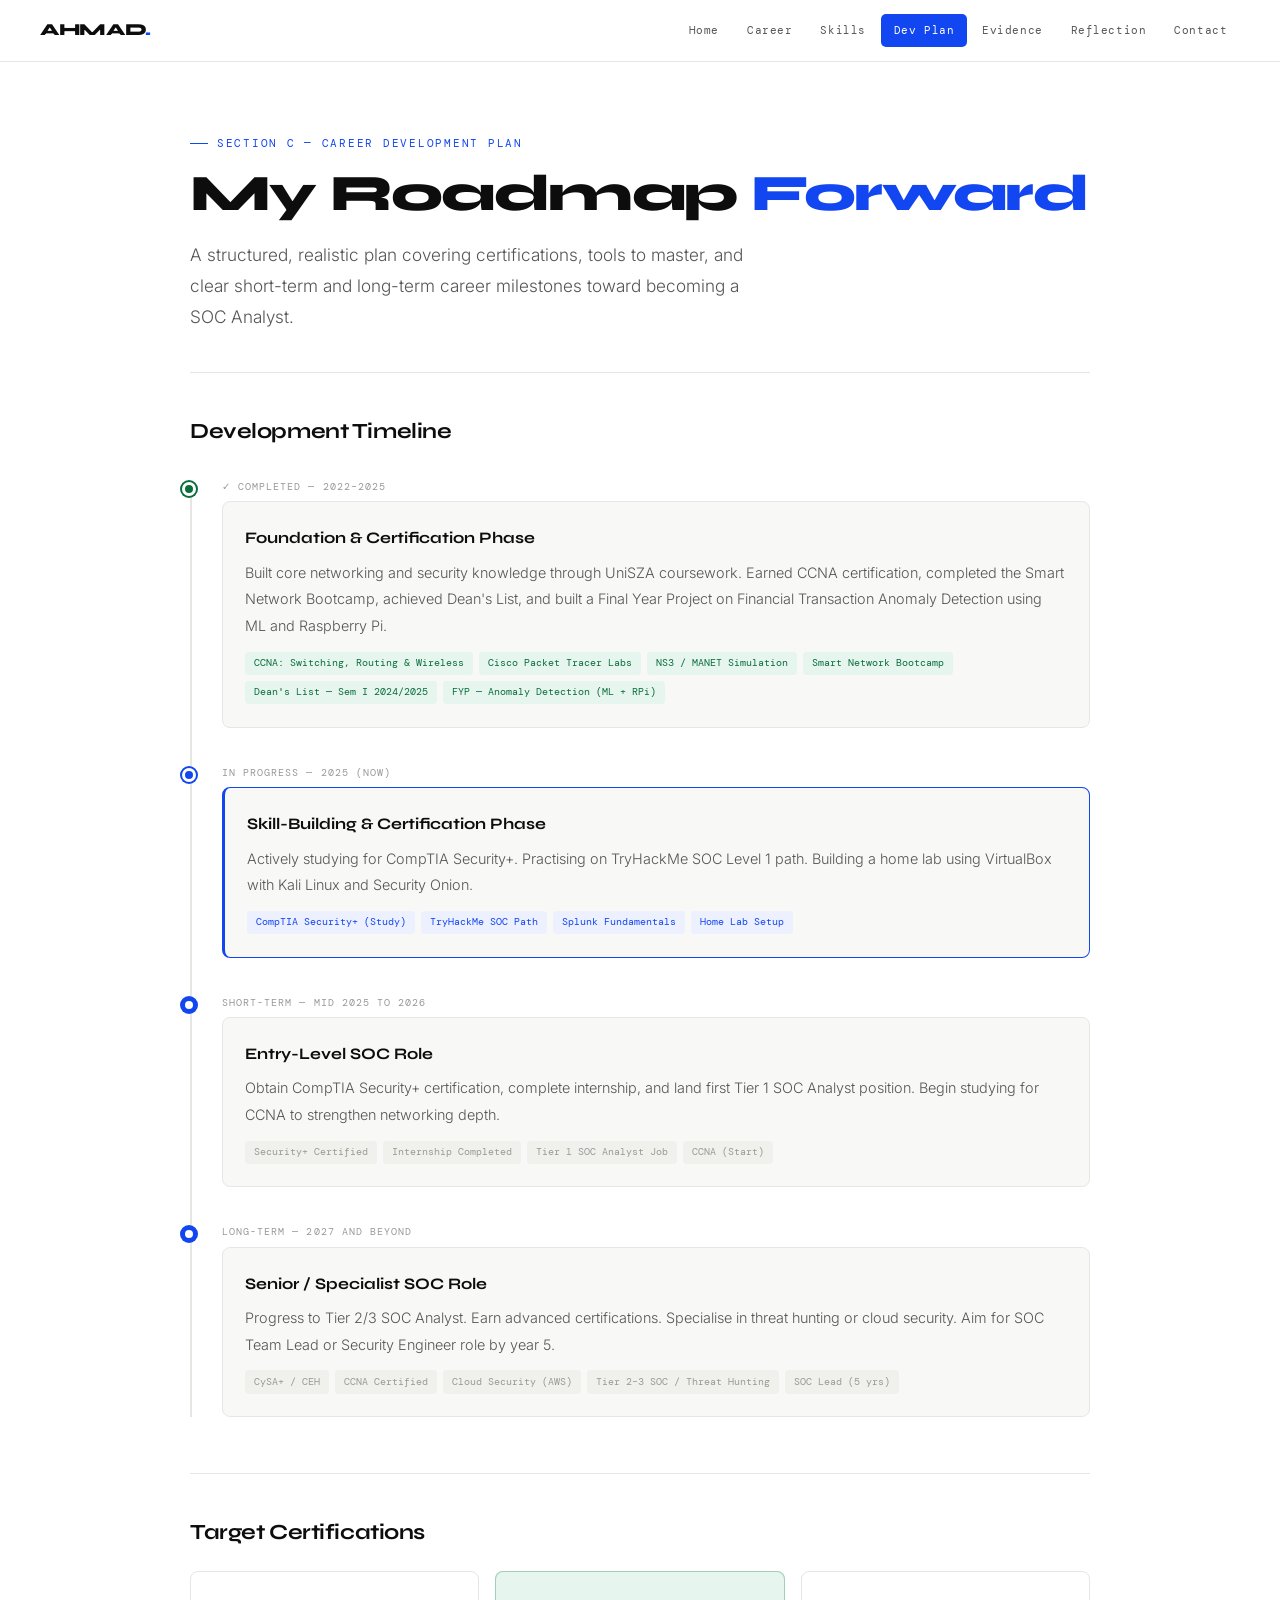
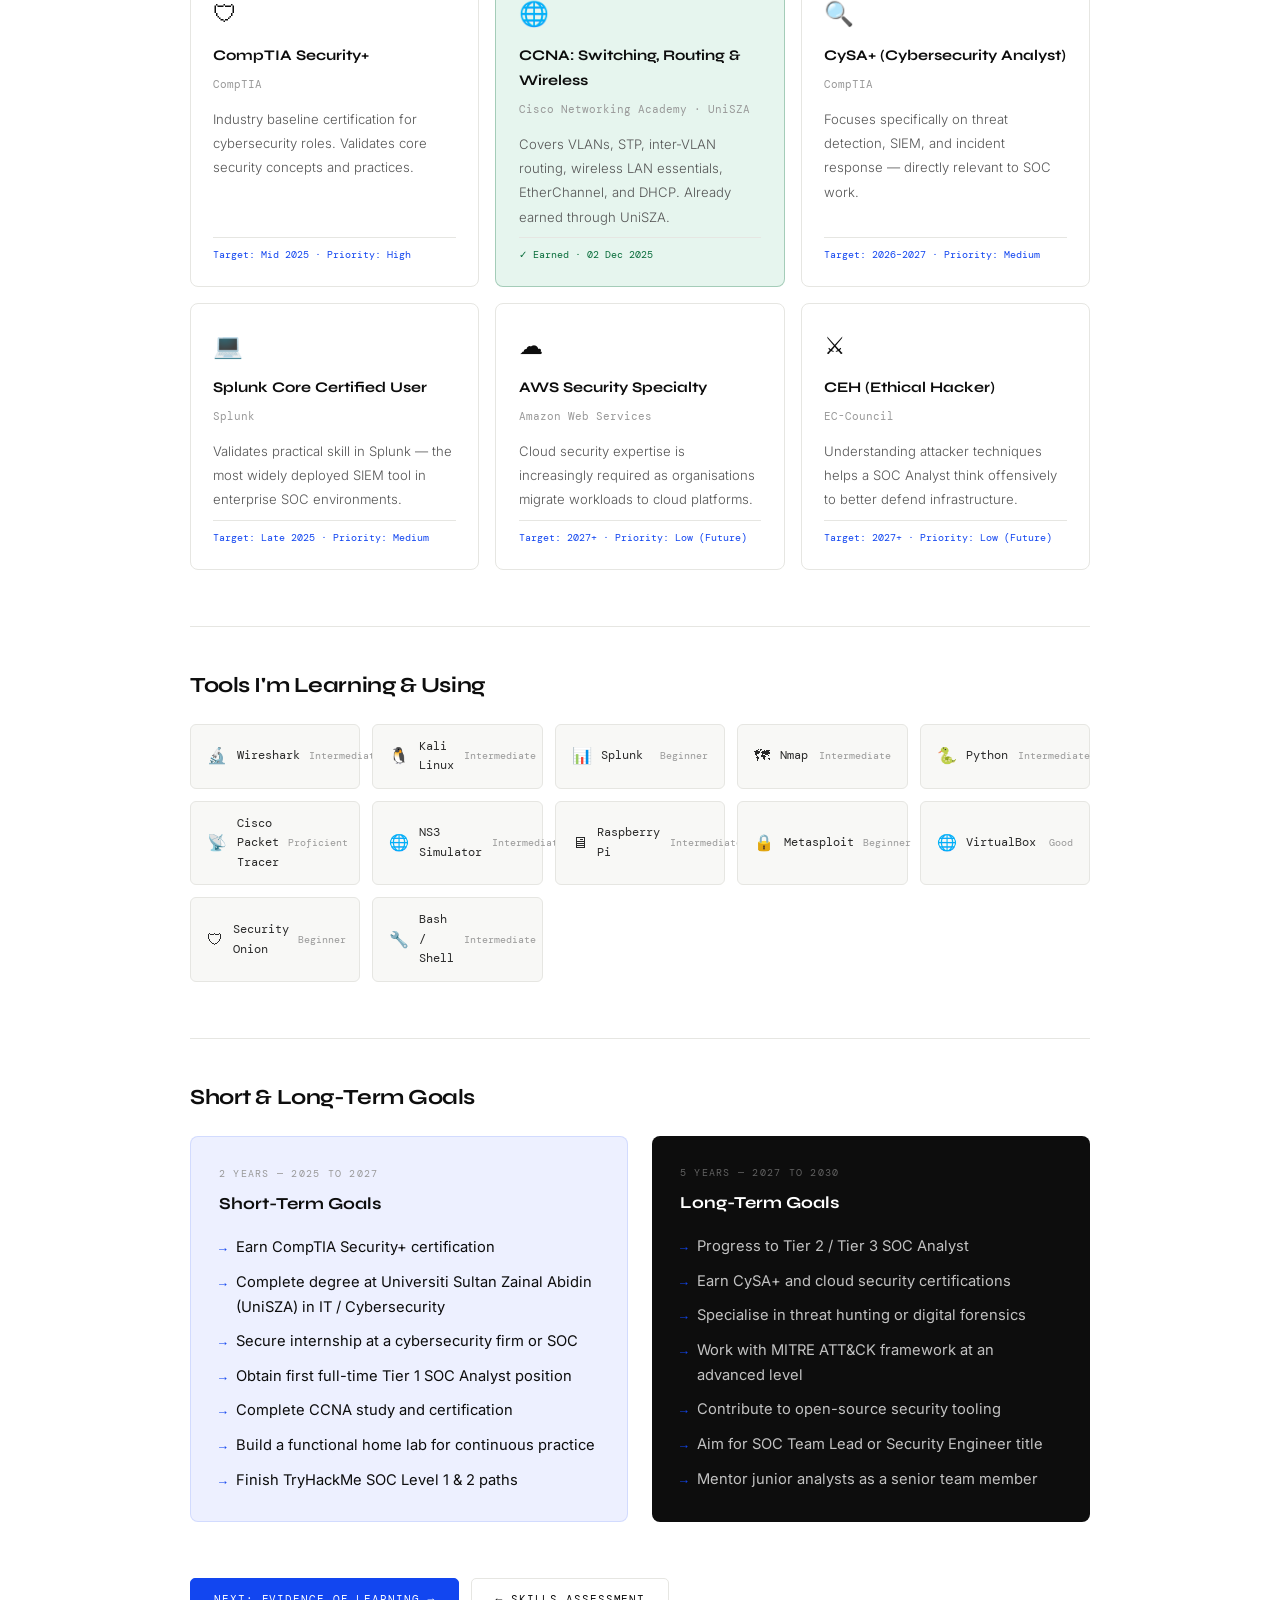
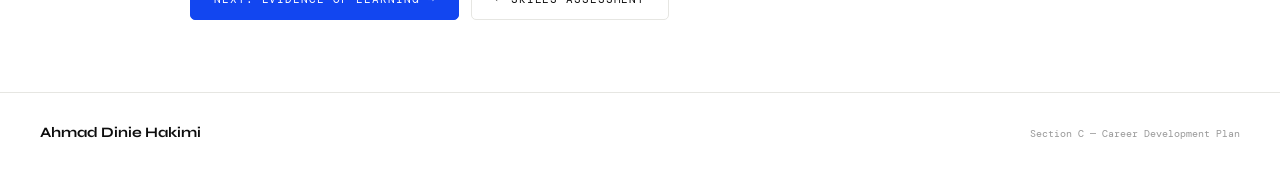
<file: plan.html>
<!DOCTYPE html>
<html lang="en">
<head>
  <meta charset="UTF-8"><meta name="viewport" content="width=device-width,initial-scale=1">
  <title>Development Plan — Ahmad Dinie Hakimi</title>
  <link rel="stylesheet" href="css/style.css">
  <style>
    /* Road map timeline */
    .roadmap { position:relative; padding-left:2rem; }
    .roadmap::before { content:''; position:absolute; left:0; top:8px; bottom:0; width:2px; background:var(--line); }
    .rm-item { position:relative; margin-bottom:2.25rem; }
    .rm-item:last-child { margin-bottom:0; }
    .rm-dot {
      position:absolute; left:-2.47rem; top:4px;
      width:14px; height:14px; border-radius:50%; background:var(--accent);
      border:3px solid var(--white); box-shadow:0 0 0 2px var(--accent);
    }
    .rm-dot.done  { background:var(--green); box-shadow:0 0 0 2px var(--green); }
    .rm-dot.plan  { background:var(--white); border-color:var(--accent); }
    .rm-time { font-family:'DM Mono',monospace; font-size:0.65rem; letter-spacing:0.1em; text-transform:uppercase; color:var(--muted); margin-bottom:0.35rem; }
    .rm-card { background:var(--off); border:1px solid var(--line); border-radius:8px; padding:1.4rem; }
    .rm-card h4 { font-family:'Syne',sans-serif; font-weight:700; font-size:1rem; margin-bottom:0.5rem; }
    .rm-card p { font-size:0.9rem; color:var(--ink3); margin-bottom:0.75rem; }
    .rm-tags { display:flex; flex-wrap:wrap; gap:0.4rem; }
    .rm-tag { font-family:'DM Mono',monospace; font-size:0.62rem; padding:0.2rem 0.55rem; border-radius:4px; background:var(--accentl); color:var(--accent); }
    .rm-tag.done { background:var(--greenl); color:var(--green); }
    .rm-tag.gray { background:var(--off2); color:var(--muted); }

    /* Cert grid */
    .cert-grid { display:grid; grid-template-columns:repeat(auto-fit,minmax(220px,1fr)); gap:1rem; }
    .cert-card {
      border:1px solid var(--line); border-radius:8px; padding:1.4rem;
      display:flex; flex-direction:column; gap:0.5rem; transition:border-color 0.2s, box-shadow 0.2s;
    }
    .cert-card:hover { border-color:var(--accent); box-shadow:0 2px 14px rgba(18,70,240,0.08); }
    .cert-icon { font-size:1.5rem; }
    .cert-name { font-family:'Syne',sans-serif; font-weight:700; font-size:0.92rem; }
    .cert-by { font-family:'DM Mono',monospace; font-size:0.66rem; color:var(--muted); }
    .cert-when { font-family:'DM Mono',monospace; font-size:0.65rem; color:var(--accent); margin-top:auto; padding-top:0.5rem; border-top:1px solid var(--line); }

    /* Tools used */
    .tools-grid { display:grid; grid-template-columns:repeat(auto-fill,minmax(150px,1fr)); gap:0.75rem; }
    .tool-pill {
      display:flex; align-items:center; gap:0.6rem;
      padding:0.75rem 1rem; background:var(--off); border:1px solid var(--line); border-radius:6px;
      font-family:'DM Mono',monospace; font-size:0.72rem; color:var(--ink2);
    }
    .tool-pill .tp-icon { font-size:1rem; }
    .tool-pill .tp-lvl { margin-left:auto; font-size:0.6rem; color:var(--muted); }

    /* Goals boxes */
    .goals-cols { display:grid; grid-template-columns:1fr 1fr; gap:1.5rem; }
    .goal-box { border-radius:8px; padding:1.75rem; }
    .goal-box.short { background:var(--accentl); border:1px solid rgba(18,70,240,0.12); }
    .goal-box.long  { background:var(--ink); color:#fff; }
    .goal-box h3 { margin-bottom:1rem; }
    .goal-box.long h3 { color:#fff; }
    .goal-box ul { list-style:none; display:flex; flex-direction:column; gap:0.6rem; }
    .goal-box ul li { display:flex; gap:0.6rem; font-size:0.92rem; align-items:flex-start; }
    .goal-box ul li::before { content:'→'; font-family:'DM Mono',monospace; color:var(--accent); font-size:0.8rem; flex-shrink:0; margin-top:3px; }
    .goal-box.long ul li { color:rgba(255,255,255,0.75); }
    .goal-box.long ul li::before { color:var(--accent); }
    .goal-box .goal-yr { font-family:'DM Mono',monospace; font-size:0.65rem; letter-spacing:0.12em; text-transform:uppercase; color:var(--muted); margin-bottom:0.5rem; }
    .goal-box.long .goal-yr { color:rgba(255,255,255,0.35); }

    @media(max-width:768px) {
      .goals-cols { grid-template-columns:1fr; }
    }
  </style>
</head>
<body>
<nav class="nav">
  <a href="index.html" class="nav-brand">AHMAD<span>.</span></a>
  <ul class="nav-links">
    <li><a href="index.html">Home</a></li>
    <li><a href="career.html">Career</a></li>
    <li><a href="skills.html">Skills</a></li>
    <li><a href="plan.html">Dev Plan</a></li>
    <li><a href="evidence.html">Evidence</a></li>
    <li><a href="reflection.html">Reflection</a></li>
    <li><a href="contact.html">Contact</a></li>
  </ul>
  <button class="nav-toggle"><span></span><span></span><span></span></button>
</nav>
<nav class="nav-mobile">
  <a href="index.html">Home</a><a href="career.html">Career Exploration</a>
  <a href="skills.html">Skills Assessment</a><a href="plan.html">Development Plan</a>
  <a href="evidence.html">Evidence</a><a href="reflection.html">Reflection</a><a href="contact.html">Contact</a>
</nav>

<div class="page">
<div class="wrap">

  <div class="eyebrow fu">Section C — Career Development Plan</div>
  <h1 class="page-title fu" data-d="0.07s">My Roadmap <span>Forward</span></h1>
  <p class="page-lead fu" data-d="0.13s">
    A structured, realistic plan covering certifications, tools to master,
    and clear short-term and long-term career milestones toward becoming a SOC Analyst.
  </p>

  <hr class="hr">

  <!-- Timeline roadmap -->
  <div class="section fu">
    <h2 style="margin-bottom:1.75rem">Development Timeline</h2>
    <div class="roadmap">

      <div class="rm-item">
        <div class="rm-dot done"></div>
        <div class="rm-time">✓ Completed — 2022–2025</div>
        <div class="rm-card">
          <h4>Foundation &amp; Certification Phase</h4>
          <p>Built core networking and security knowledge through UniSZA coursework. Earned CCNA certification,
          completed the Smart Network Bootcamp, achieved Dean's List, and built a Final Year Project on
          Financial Transaction Anomaly Detection using ML and Raspberry Pi.</p>
          <div class="rm-tags">
            <span class="rm-tag done">CCNA: Switching, Routing &amp; Wireless</span>
            <span class="rm-tag done">Cisco Packet Tracer Labs</span>
            <span class="rm-tag done">NS3 / MANET Simulation</span>
            <span class="rm-tag done">Smart Network Bootcamp</span>
            <span class="rm-tag done">Dean's List — Sem I 2024/2025</span>
            <span class="rm-tag done">FYP — Anomaly Detection (ML + RPi)</span>
          </div>
        </div>
      </div>

      <div class="rm-item">
        <div class="rm-dot"></div>
        <div class="rm-time">In Progress — 2025 (Now)</div>
        <div class="rm-card" style="border-color:var(--accent);border-left:3px solid var(--accent)">
          <h4>Skill-Building &amp; Certification Phase</h4>
          <p>Actively studying for CompTIA Security+. Practising on TryHackMe SOC Level 1 path. Building a home lab using VirtualBox with Kali Linux and Security Onion.</p>
          <div class="rm-tags">
            <span class="rm-tag">CompTIA Security+ (Study)</span>
            <span class="rm-tag">TryHackMe SOC Path</span>
            <span class="rm-tag">Splunk Fundamentals</span>
            <span class="rm-tag">Home Lab Setup</span>
          </div>
        </div>
      </div>

      <div class="rm-item">
        <div class="rm-dot plan"></div>
        <div class="rm-time">Short-Term — Mid 2025 to 2026</div>
        <div class="rm-card">
          <h4>Entry-Level SOC Role</h4>
          <p>Obtain CompTIA Security+ certification, complete internship, and land first Tier 1 SOC Analyst position. Begin studying for CCNA to strengthen networking depth.</p>
          <div class="rm-tags">
            <span class="rm-tag gray">Security+ Certified</span>
            <span class="rm-tag gray">Internship Completed</span>
            <span class="rm-tag gray">Tier 1 SOC Analyst Job</span>
            <span class="rm-tag gray">CCNA (Start)</span>
          </div>
        </div>
      </div>

      <div class="rm-item">
        <div class="rm-dot plan"></div>
        <div class="rm-time">Long-Term — 2027 and Beyond</div>
        <div class="rm-card">
          <h4>Senior / Specialist SOC Role</h4>
          <p>Progress to Tier 2/3 SOC Analyst. Earn advanced certifications. Specialise in threat hunting or cloud security. Aim for SOC Team Lead or Security Engineer role by year 5.</p>
          <div class="rm-tags">
            <span class="rm-tag gray">CySA+ / CEH</span>
            <span class="rm-tag gray">CCNA Certified</span>
            <span class="rm-tag gray">Cloud Security (AWS)</span>
            <span class="rm-tag gray">Tier 2–3 SOC / Threat Hunting</span>
            <span class="rm-tag gray">SOC Lead (5 yrs)</span>
          </div>
        </div>
      </div>

    </div>
  </div>

  <hr class="hr">

  <!-- Certifications -->
  <div class="section fu">
    <h2 style="margin-bottom:1.25rem">Target Certifications</h2>
    <div class="cert-grid">
      <div class="cert-card">
        <div class="cert-icon">🛡</div>
        <div class="cert-name">CompTIA Security+</div>
        <div class="cert-by">CompTIA</div>
        <p style="font-size:0.82rem;margin-top:0.3rem">Industry baseline certification for cybersecurity roles. Validates core security concepts and practices.</p>
        <div class="cert-when">Target: Mid 2025 · Priority: High</div>
      </div>
      <div class="cert-card" style="border-color:rgba(10,110,60,0.3);background:var(--greenl)">
        <div class="cert-icon">🌐</div>
        <div class="cert-name">CCNA: Switching, Routing &amp; Wireless</div>
        <div class="cert-by">Cisco Networking Academy · UniSZA</div>
        <p style="font-size:0.82rem;margin-top:0.3rem">Covers VLANs, STP, inter-VLAN routing, wireless LAN essentials, EtherChannel, and DHCP. Already earned through UniSZA.</p>
        <div class="cert-when" style="color:var(--green)">✓ Earned · 02 Dec 2025</div>
      </div>
      <div class="cert-card">
        <div class="cert-icon">🔍</div>
        <div class="cert-name">CySA+ (Cybersecurity Analyst)</div>
        <div class="cert-by">CompTIA</div>
        <p style="font-size:0.82rem;margin-top:0.3rem">Focuses specifically on threat detection, SIEM, and incident response — directly relevant to SOC work.</p>
        <div class="cert-when">Target: 2026–2027 · Priority: Medium</div>
      </div>
      <div class="cert-card">
        <div class="cert-icon">💻</div>
        <div class="cert-name">Splunk Core Certified User</div>
        <div class="cert-by">Splunk</div>
        <p style="font-size:0.82rem;margin-top:0.3rem">Validates practical skill in Splunk — the most widely deployed SIEM tool in enterprise SOC environments.</p>
        <div class="cert-when">Target: Late 2025 · Priority: Medium</div>
      </div>
      <div class="cert-card">
        <div class="cert-icon">☁</div>
        <div class="cert-name">AWS Security Specialty</div>
        <div class="cert-by">Amazon Web Services</div>
        <p style="font-size:0.82rem;margin-top:0.3rem">Cloud security expertise is increasingly required as organisations migrate workloads to cloud platforms.</p>
        <div class="cert-when">Target: 2027+ · Priority: Low (Future)</div>
      </div>
      <div class="cert-card">
        <div class="cert-icon">⚔</div>
        <div class="cert-name">CEH (Ethical Hacker)</div>
        <div class="cert-by">EC-Council</div>
        <p style="font-size:0.82rem;margin-top:0.3rem">Understanding attacker techniques helps a SOC Analyst think offensively to better defend infrastructure.</p>
        <div class="cert-when">Target: 2027+ · Priority: Low (Future)</div>
      </div>
    </div>
  </div>

  <hr class="hr">

  <!-- Tools -->
  <div class="section fu">
    <h2 style="margin-bottom:1.25rem">Tools I'm Learning &amp; Using</h2>
    <div class="tools-grid">
      <div class="tool-pill"><span class="tp-icon">🔬</span>Wireshark<span class="tp-lvl">Intermediate</span></div>
      <div class="tool-pill"><span class="tp-icon">🐧</span>Kali Linux<span class="tp-lvl">Intermediate</span></div>
      <div class="tool-pill"><span class="tp-icon">📊</span>Splunk<span class="tp-lvl">Beginner</span></div>
      <div class="tool-pill"><span class="tp-icon">🗺</span>Nmap<span class="tp-lvl">Intermediate</span></div>
      <div class="tool-pill"><span class="tp-icon">🐍</span>Python<span class="tp-lvl">Intermediate</span></div>
      <div class="tool-pill"><span class="tp-icon">📡</span>Cisco Packet Tracer<span class="tp-lvl">Proficient</span></div>
      <div class="tool-pill"><span class="tp-icon">🌐</span>NS3 Simulator<span class="tp-lvl">Intermediate</span></div>
      <div class="tool-pill"><span class="tp-icon">🖥</span>Raspberry Pi<span class="tp-lvl">Intermediate</span></div>
      <div class="tool-pill"><span class="tp-icon">🔒</span>Metasploit<span class="tp-lvl">Beginner</span></div>
      <div class="tool-pill"><span class="tp-icon">🌐</span>VirtualBox<span class="tp-lvl">Good</span></div>
      <div class="tool-pill"><span class="tp-icon">🛡</span>Security Onion<span class="tp-lvl">Beginner</span></div>
      <div class="tool-pill"><span class="tp-icon">🔧</span>Bash / Shell<span class="tp-lvl">Intermediate</span></div>
    </div>
  </div>

  <hr class="hr">

  <!-- Goals -->
  <div class="section fu">
    <h2 style="margin-bottom:1.25rem">Short &amp; Long-Term Goals</h2>
    <div class="goals-cols">
      <div class="goal-box short">
        <div class="goal-yr">2 Years — 2025 to 2027</div>
        <h3>Short-Term Goals</h3>
        <ul>
          <li>Earn CompTIA Security+ certification</li>
          <li>Complete degree at Universiti Sultan Zainal Abidin (UniSZA) in IT / Cybersecurity</li>
          <li>Secure internship at a cybersecurity firm or SOC</li>
          <li>Obtain first full-time Tier 1 SOC Analyst position</li>
          <li>Complete CCNA study and certification</li>
          <li>Build a functional home lab for continuous practice</li>
          <li>Finish TryHackMe SOC Level 1 &amp; 2 paths</li>
        </ul>
      </div>
      <div class="goal-box long">
        <div class="goal-yr">5 Years — 2027 to 2030</div>
        <h3>Long-Term Goals</h3>
        <ul>
          <li>Progress to Tier 2 / Tier 3 SOC Analyst</li>
          <li>Earn CySA+ and cloud security certifications</li>
          <li>Specialise in threat hunting or digital forensics</li>
          <li>Work with MITRE ATT&amp;CK framework at an advanced level</li>
          <li>Contribute to open-source security tooling</li>
          <li>Aim for SOC Team Lead or Security Engineer title</li>
          <li>Mentor junior analysts as a senior team member</li>
        </ul>
      </div>
    </div>
  </div>

  <div class="fu" style="display:flex;gap:0.75rem;flex-wrap:wrap">
    <a href="evidence.html" class="btn btn-solid">Next: Evidence of Learning →</a>
    <a href="skills.html" class="btn btn-ghost">← Skills Assessment</a>
  </div>

</div>
<footer class="footer">
  <div class="footer-l">Ahmad Dinie Hakimi</div>
  <div class="footer-r">Section C — Career Development Plan</div>
</footer>
</div>
<script src="js/global.js"></script>
</body>
</html>
</file>
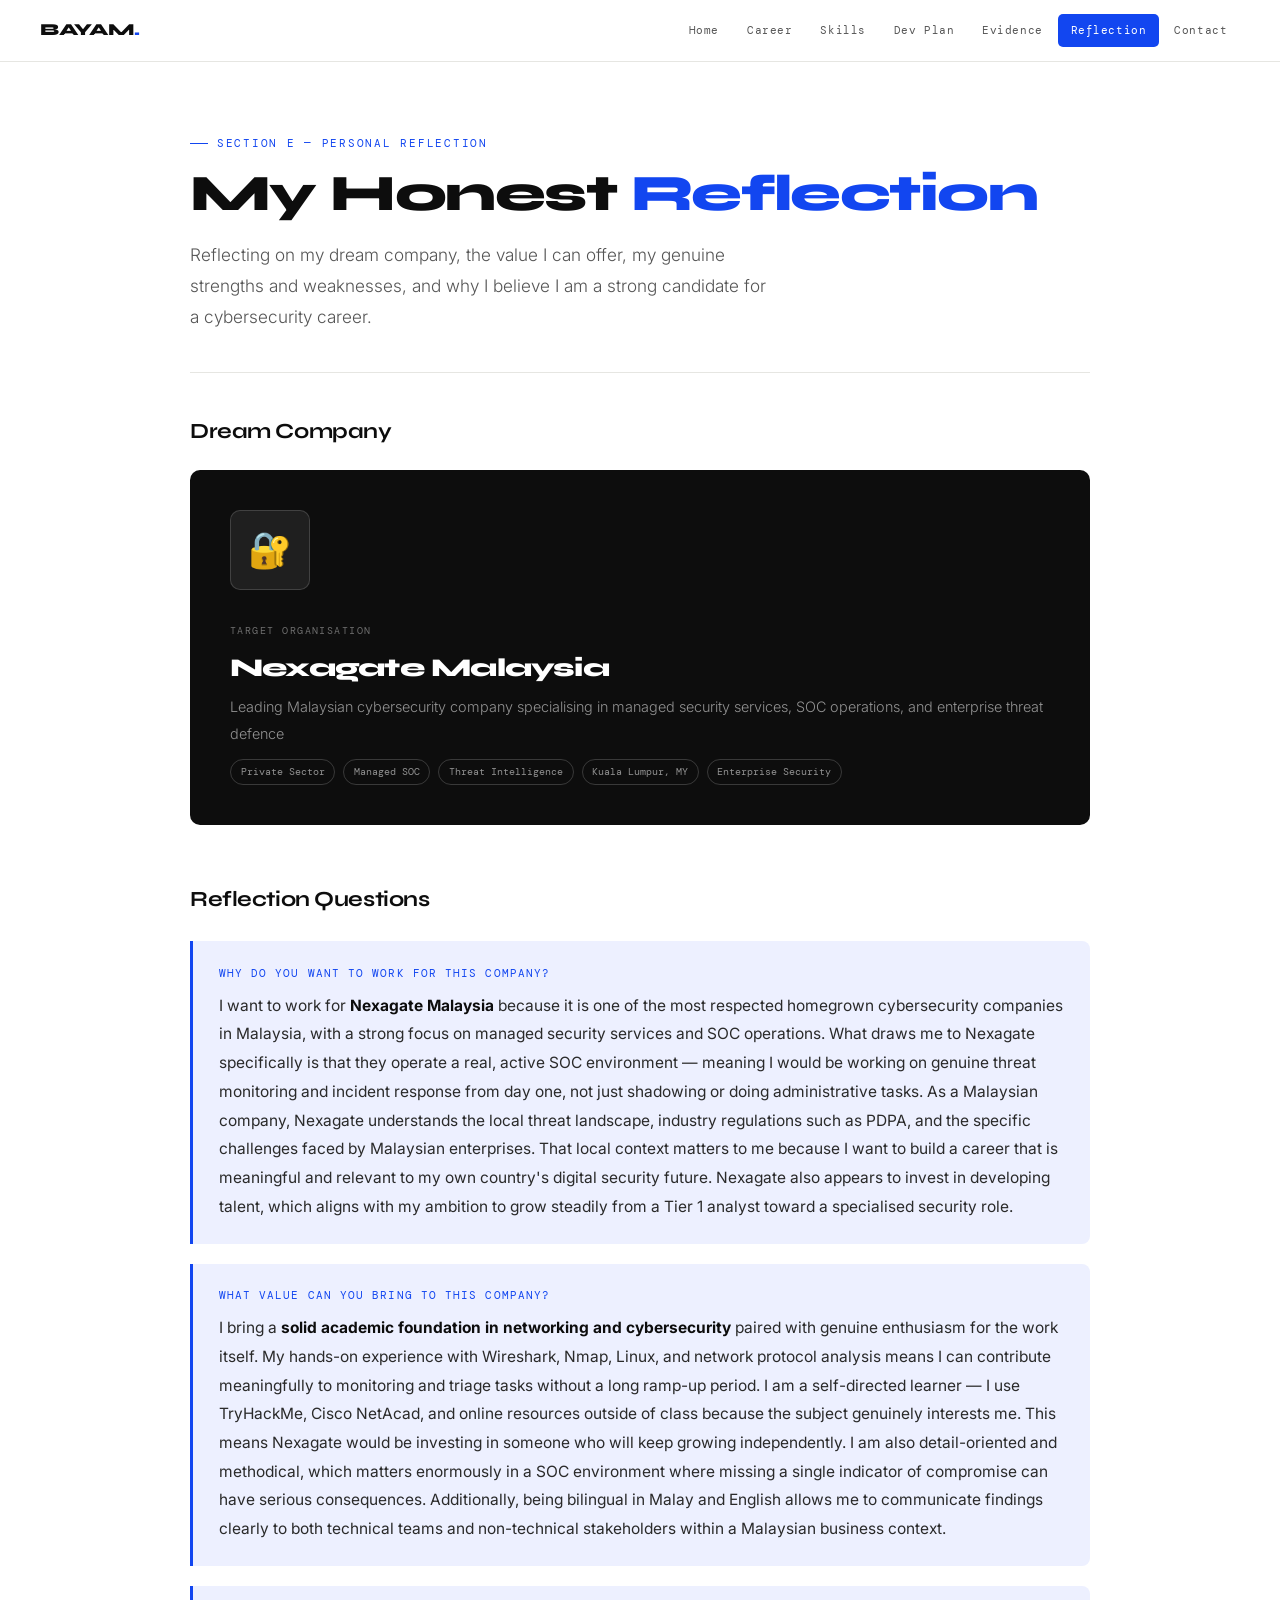
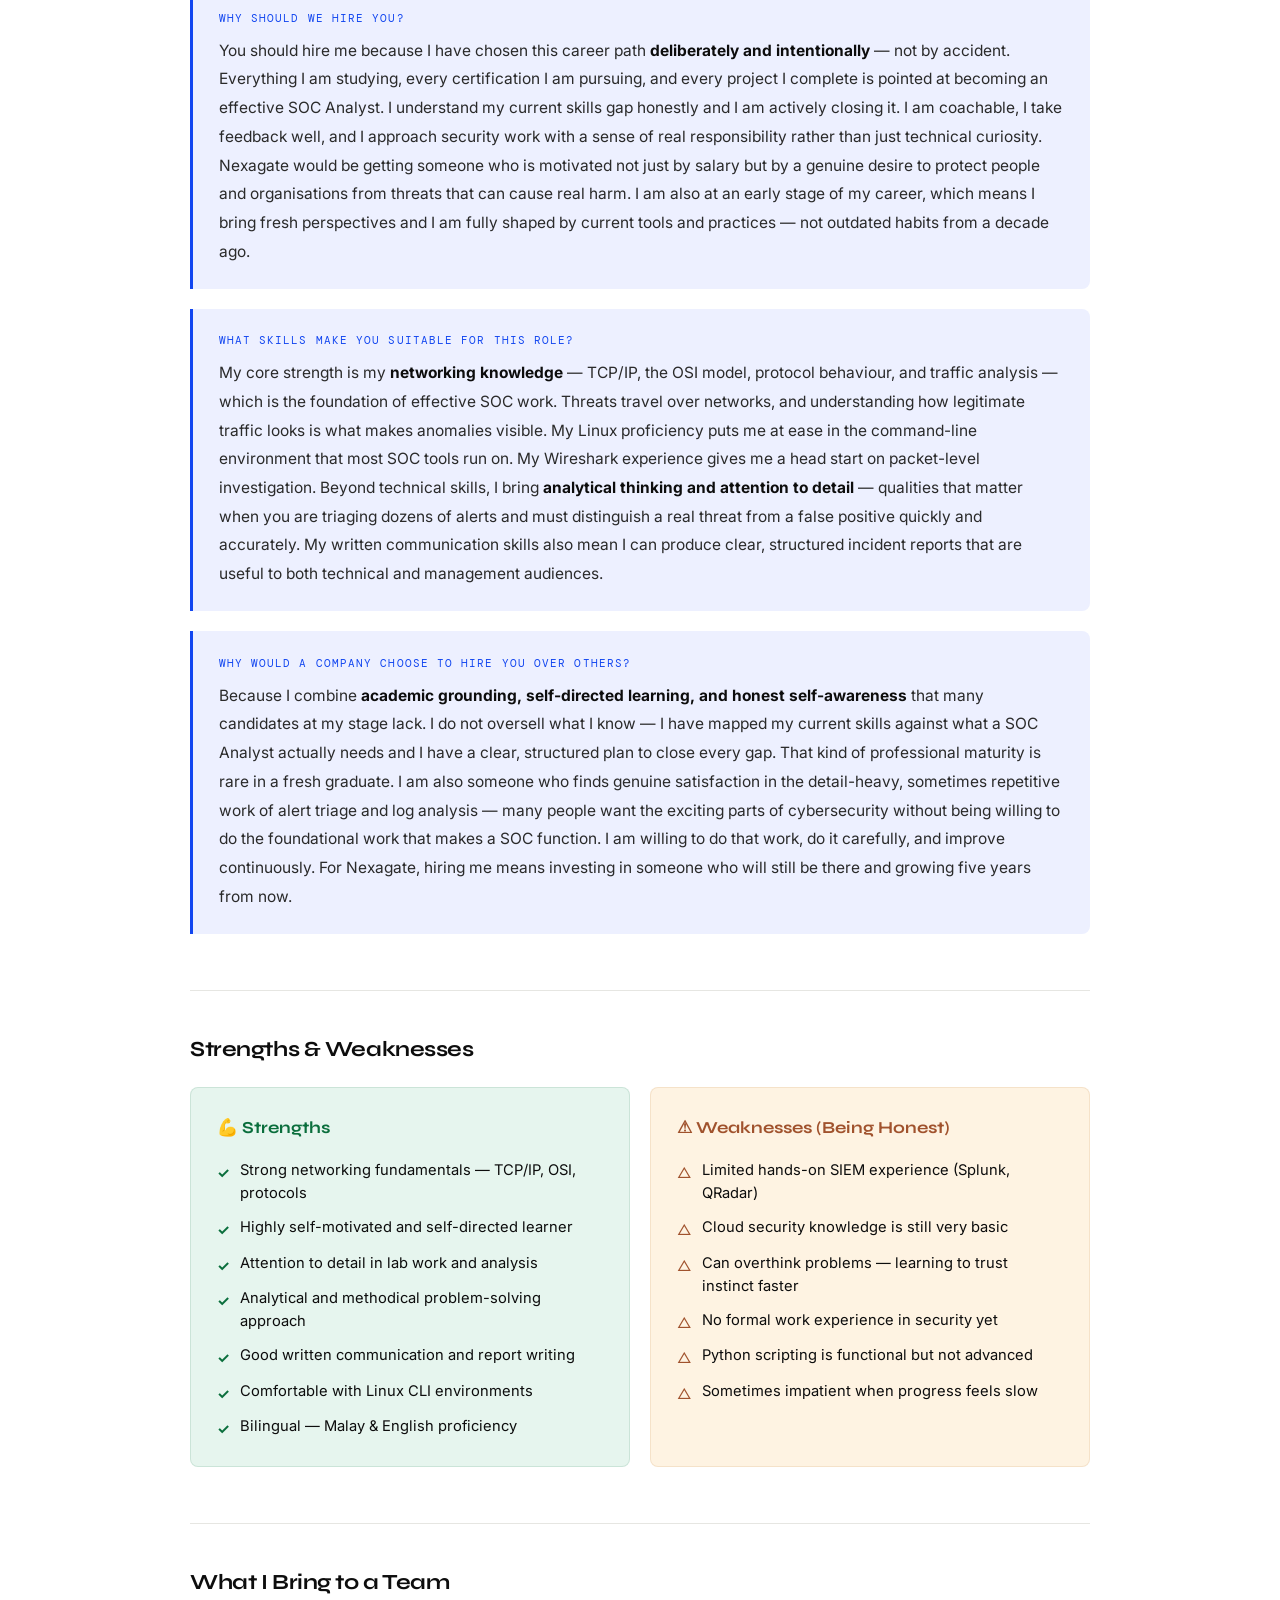
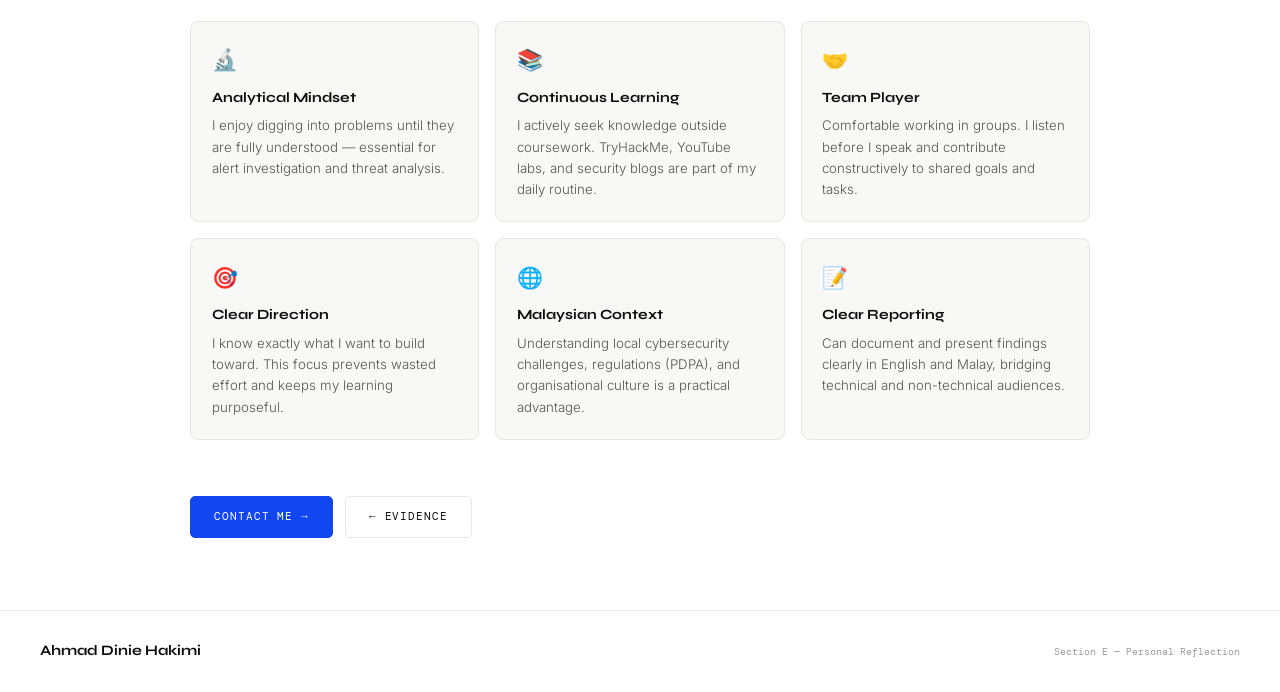
<file: reflection.html>
<!DOCTYPE html>
<html lang="en">
<head>
  <meta charset="UTF-8"><meta name="viewport" content="width=device-width,initial-scale=1">
  <title>Personal Reflection — Ahmad Dinie Hakimi</title>
  <link rel="stylesheet" href="css/style.css">
  <style>
    /* Company card */
    .company-hero {
      background:var(--ink); color:#fff; border-radius:10px;
      padding:2.5rem; margin-bottom:2rem; display:flex; align-items:center; gap:2rem; flex-wrap:wrap;
    }
    .co-logo-box {
      width:80px; height:80px; background:rgba(255,255,255,0.08);
      border:1px solid rgba(255,255,255,0.15); border-radius:10px;
      display:flex; align-items:center; justify-content:center; font-size:2.2rem; flex-shrink:0;
    }
    .co-info .co-label { font-family:'DM Mono',monospace; font-size:0.65rem; letter-spacing:0.14em; text-transform:uppercase; color:rgba(255,255,255,0.4); margin-bottom:0.4rem; }
    .co-info h3 { font-family:'Syne',sans-serif; font-weight:800; font-size:1.6rem; color:#fff; margin-bottom:0.3rem; letter-spacing:-0.03em; }
    .co-info p { font-size:0.9rem; color:rgba(255,255,255,0.55); margin:0; }
    .co-tags { display:flex; gap:0.5rem; flex-wrap:wrap; margin-top:0.75rem; }
    .co-tag { font-family:'DM Mono',monospace; font-size:0.62rem; padding:0.2rem 0.6rem; border-radius:100px; border:1px solid rgba(255,255,255,0.18); color:rgba(255,255,255,0.55); }

    /* Reflection blocks */
    .reflection-block { border-left:3px solid var(--accent); padding:1.4rem 1.6rem; background:var(--accentl); border-radius:0 8px 8px 0; margin-bottom:1.25rem; }
    .rb-q { font-family:'DM Mono',monospace; font-size:0.67rem; letter-spacing:0.12em; text-transform:uppercase; color:var(--accent); margin-bottom:0.65rem; }
    .rb-a { color:var(--ink2); line-height:1.85; font-size:0.97rem; }
    .rb-a strong { color:var(--ink); }

    /* Strengths / Weaknesses */
    .sw-grid { display:grid; grid-template-columns:1fr 1fr; gap:1.25rem; }
    .sw-box { border-radius:8px; padding:1.6rem; }
    .sw-box.str { background:var(--greenl); border:1px solid rgba(10,110,60,0.12); }
    .sw-box.wk  { background:#fef3e2; border:1px solid rgba(180,100,20,0.12); }
    .sw-box h3 { margin-bottom:1rem; }
    .sw-box.str h3 { color:var(--green); }
    .sw-box.wk h3  { color:#a0522d; }
    .sw-list { list-style:none; display:flex; flex-direction:column; gap:0.65rem; }
    .sw-list li { display:flex; gap:0.65rem; font-size:0.92rem; line-height:1.6; }
    .sw-list li::before { font-size:0.9rem; flex-shrink:0; margin-top:2px; }
    .sw-box.str .sw-list li::before { content:'✓'; color:var(--green); font-weight:700; }
    .sw-box.wk  .sw-list li::before { content:'△'; color:#a0522d; }

    /* Value cards */
    .value-grid { display:grid; grid-template-columns:repeat(auto-fit,minmax(220px,1fr)); gap:1rem; }
    .value-card { background:var(--off); border:1px solid var(--line); border-radius:8px; padding:1.3rem; }
    .value-card .vc-icon { font-size:1.3rem; margin-bottom:0.5rem; }
    .value-card h4 { font-family:'Syne',sans-serif; font-weight:700; font-size:0.88rem; margin-bottom:0.35rem; }
    .value-card p { font-size:0.83rem; color:var(--ink3); line-height:1.6; margin:0; }

    @media(max-width:768px){
      .sw-grid { grid-template-columns:1fr; }
      .company-hero { flex-direction:column; align-items:flex-start; gap:1rem; }
    }
  </style>
</head>
<body>
<nav class="nav">
  <a href="index.html" class="nav-brand">BAYAM<span>.</span></a>
  <ul class="nav-links">
    <li><a href="index.html">Home</a></li>
    <li><a href="career.html">Career</a></li>
    <li><a href="skills.html">Skills</a></li>
    <li><a href="plan.html">Dev Plan</a></li>
    <li><a href="evidence.html">Evidence</a></li>
    <li><a href="reflection.html">Reflection</a></li>
    <li><a href="contact.html">Contact</a></li>
  </ul>
  <button class="nav-toggle"><span></span><span></span><span></span></button>
</nav>
<nav class="nav-mobile">
  <a href="index.html">Home</a><a href="career.html">Career Exploration</a>
  <a href="skills.html">Skills Assessment</a><a href="plan.html">Development Plan</a>
  <a href="evidence.html">Evidence</a><a href="reflection.html">Reflection</a><a href="contact.html">Contact</a>
</nav>

<div class="page">
<div class="wrap">

  <div class="eyebrow fu">Section E — Personal Reflection</div>
  <h1 class="page-title fu" data-d="0.07s">My Honest <span>Reflection</span></h1>
  <p class="page-lead fu" data-d="0.13s">
    Reflecting on my dream company, the value I can offer, my genuine strengths and weaknesses,
    and why I believe I am a strong candidate for a cybersecurity career.
  </p>

  <hr class="hr">

  <!-- Dream Company -->
  <div class="section fu">
    <h2 style="margin-bottom:1.25rem">Dream Company</h2>
    <div class="company-hero">
      <div class="co-logo-box">🔐</div>
      <div class="co-info">
        <div class="co-label">Target Organisation</div>
        <h3>Nexagate Malaysia</h3>
        <p>Leading Malaysian cybersecurity company specialising in managed security services, SOC operations, and enterprise threat defence</p>
        <div class="co-tags">
          <span class="co-tag">Private Sector</span>
          <span class="co-tag">Managed SOC</span>
          <span class="co-tag">Threat Intelligence</span>
          <span class="co-tag">Kuala Lumpur, MY</span>
          <span class="co-tag">Enterprise Security</span>
        </div>
      </div>
    </div>
  </div>

  <!-- Q&A Reflections -->
  <div class="section fu">
    <h2 style="margin-bottom:1.5rem">Reflection Questions</h2>

    <div class="reflection-block">
      <div class="rb-q">Why do you want to work for this company?</div>
      <div class="rb-a">
        I want to work for <strong>Nexagate Malaysia</strong> because it is one of the most respected homegrown 
        cybersecurity companies in Malaysia, with a strong focus on managed security services and SOC operations. 
        What draws me to Nexagate specifically is that they operate a real, active SOC environment — meaning I would 
        be working on genuine threat monitoring and incident response from day one, not just shadowing or doing 
        administrative tasks. As a Malaysian company, Nexagate understands the local threat landscape, industry 
        regulations such as PDPA, and the specific challenges faced by Malaysian enterprises. That local context 
        matters to me because I want to build a career that is meaningful and relevant to my own country's 
        digital security future. Nexagate also appears to invest in developing talent, which aligns with my 
        ambition to grow steadily from a Tier 1 analyst toward a specialised security role.
      </div>
    </div>

    <div class="reflection-block">
      <div class="rb-q">What value can you bring to this company?</div>
      <div class="rb-a">
        I bring a <strong>solid academic foundation in networking and cybersecurity</strong> paired with genuine 
        enthusiasm for the work itself. My hands-on experience with Wireshark, Nmap, Linux, and network 
        protocol analysis means I can contribute meaningfully to monitoring and triage tasks without a long 
        ramp-up period. I am a self-directed learner — I use TryHackMe, Cisco NetAcad, and online resources 
        outside of class because the subject genuinely interests me. This means Nexagate would be investing 
        in someone who will keep growing independently. I am also detail-oriented and methodical, which matters 
        enormously in a SOC environment where missing a single indicator of compromise can have serious consequences. 
        Additionally, being bilingual in Malay and English allows me to communicate findings clearly to both 
        technical teams and non-technical stakeholders within a Malaysian business context.
      </div>
    </div>

    <div class="reflection-block">
      <div class="rb-q">Why should we hire you?</div>
      <div class="rb-a">
        You should hire me because I have chosen this career path <strong>deliberately and intentionally</strong> — 
        not by accident. Everything I am studying, every certification I am pursuing, and every project I complete 
        is pointed at becoming an effective SOC Analyst. I understand my current skills gap honestly and I am 
        actively closing it. I am coachable, I take feedback well, and I approach security work with a sense of 
        real responsibility rather than just technical curiosity. Nexagate would be getting someone who is 
        motivated not just by salary but by a genuine desire to protect people and organisations from threats 
        that can cause real harm. I am also at an early stage of my career, which means I bring fresh perspectives 
        and I am fully shaped by current tools and practices — not outdated habits from a decade ago.
      </div>
    </div>

    <div class="reflection-block">
      <div class="rb-q">What skills make you suitable for this role?</div>
      <div class="rb-a">
        My core strength is my <strong>networking knowledge</strong> — TCP/IP, the OSI model, protocol behaviour, 
        and traffic analysis — which is the foundation of effective SOC work. Threats travel over networks, 
        and understanding how legitimate traffic looks is what makes anomalies visible. My Linux proficiency 
        puts me at ease in the command-line environment that most SOC tools run on. My Wireshark experience 
        gives me a head start on packet-level investigation. Beyond technical skills, I bring 
        <strong>analytical thinking and attention to detail</strong> — qualities that matter when you are 
        triaging dozens of alerts and must distinguish a real threat from a false positive quickly and accurately. 
        My written communication skills also mean I can produce clear, structured incident reports that are 
        useful to both technical and management audiences.
      </div>
    </div>

    <div class="reflection-block">
      <div class="rb-q">Why would a company choose to hire you over others?</div>
      <div class="rb-a">
        Because I combine <strong>academic grounding, self-directed learning, and honest self-awareness</strong> 
        that many candidates at my stage lack. I do not oversell what I know — I have mapped my current skills 
        against what a SOC Analyst actually needs and I have a clear, structured plan to close every gap. 
        That kind of professional maturity is rare in a fresh graduate. I am also someone who finds genuine 
        satisfaction in the detail-heavy, sometimes repetitive work of alert triage and log analysis — 
        many people want the exciting parts of cybersecurity without being willing to do the foundational work 
        that makes a SOC function. I am willing to do that work, do it carefully, and improve continuously. 
        For Nexagate, hiring me means investing in someone who will still be there and growing five years from now.
      </div>
    </div>
  </div>

  <hr class="hr">

  <!-- Strengths & Weaknesses -->
  <div class="section fu">
    <h2 style="margin-bottom:1.25rem">Strengths &amp; Weaknesses</h2>
    <div class="sw-grid">
      <div class="sw-box str">
        <h3>💪 Strengths</h3>
        <ul class="sw-list">
          <li>Strong networking fundamentals — TCP/IP, OSI, protocols</li>
          <li>Highly self-motivated and self-directed learner</li>
          <li>Attention to detail in lab work and analysis</li>
          <li>Analytical and methodical problem-solving approach</li>
          <li>Good written communication and report writing</li>
          <li>Comfortable with Linux CLI environments</li>
          <li>Bilingual — Malay &amp; English proficiency</li>
        </ul>
      </div>
      <div class="sw-box wk">
        <h3>⚠ Weaknesses (Being Honest)</h3>
        <ul class="sw-list">
          <li>Limited hands-on SIEM experience (Splunk, QRadar)</li>
          <li>Cloud security knowledge is still very basic</li>
          <li>Can overthink problems — learning to trust instinct faster</li>
          <li>No formal work experience in security yet</li>
          <li>Python scripting is functional but not advanced</li>
          <li>Sometimes impatient when progress feels slow</li>
        </ul>
      </div>
    </div>
  </div>

  <hr class="hr">

  <!-- Value I bring -->
  <div class="section fu">
    <h2 style="margin-bottom:1.25rem">What I Bring to a Team</h2>
    <div class="value-grid">
      <div class="value-card">
        <div class="vc-icon">🔬</div>
        <h4>Analytical Mindset</h4>
        <p>I enjoy digging into problems until they are fully understood — essential for alert investigation and threat analysis.</p>
      </div>
      <div class="value-card">
        <div class="vc-icon">📚</div>
        <h4>Continuous Learning</h4>
        <p>I actively seek knowledge outside coursework. TryHackMe, YouTube labs, and security blogs are part of my daily routine.</p>
      </div>
      <div class="value-card">
        <div class="vc-icon">🤝</div>
        <h4>Team Player</h4>
        <p>Comfortable working in groups. I listen before I speak and contribute constructively to shared goals and tasks.</p>
      </div>
      <div class="value-card">
        <div class="vc-icon">🎯</div>
        <h4>Clear Direction</h4>
        <p>I know exactly what I want to build toward. This focus prevents wasted effort and keeps my learning purposeful.</p>
      </div>
      <div class="value-card">
        <div class="vc-icon">🌐</div>
        <h4>Malaysian Context</h4>
        <p>Understanding local cybersecurity challenges, regulations (PDPA), and organisational culture is a practical advantage.</p>
      </div>
      <div class="value-card">
        <div class="vc-icon">📝</div>
        <h4>Clear Reporting</h4>
        <p>Can document and present findings clearly in English and Malay, bridging technical and non-technical audiences.</p>
      </div>
    </div>
  </div>

  <div class="fu" style="display:flex;gap:0.75rem;flex-wrap:wrap">
    <a href="contact.html" class="btn btn-solid">Contact Me →</a>
    <a href="evidence.html" class="btn btn-ghost">← Evidence</a>
  </div>

</div>
<footer class="footer">
  <div class="footer-l">Ahmad Dinie Hakimi</div>
  <div class="footer-r">Section E — Personal Reflection</div>
</footer>
</div>
<script src="js/global.js"></script>
</body>
</html>
</file>
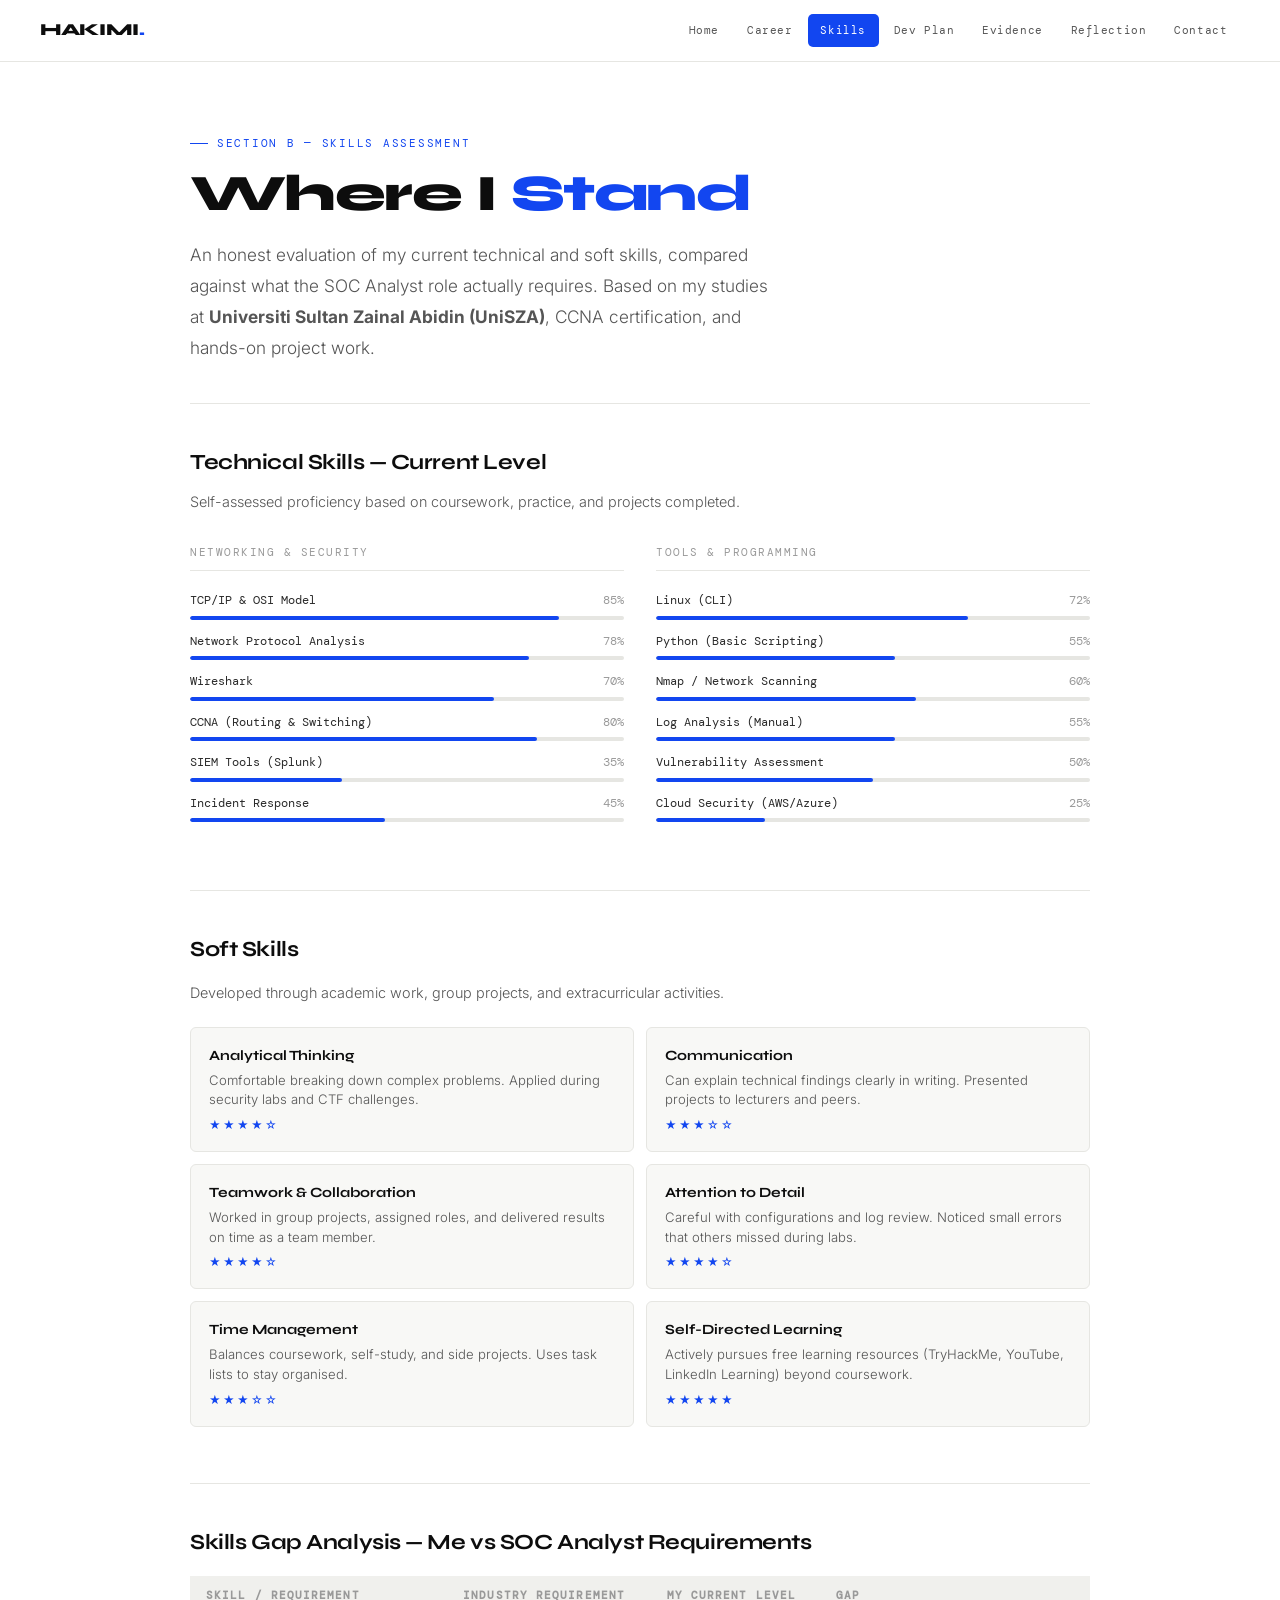
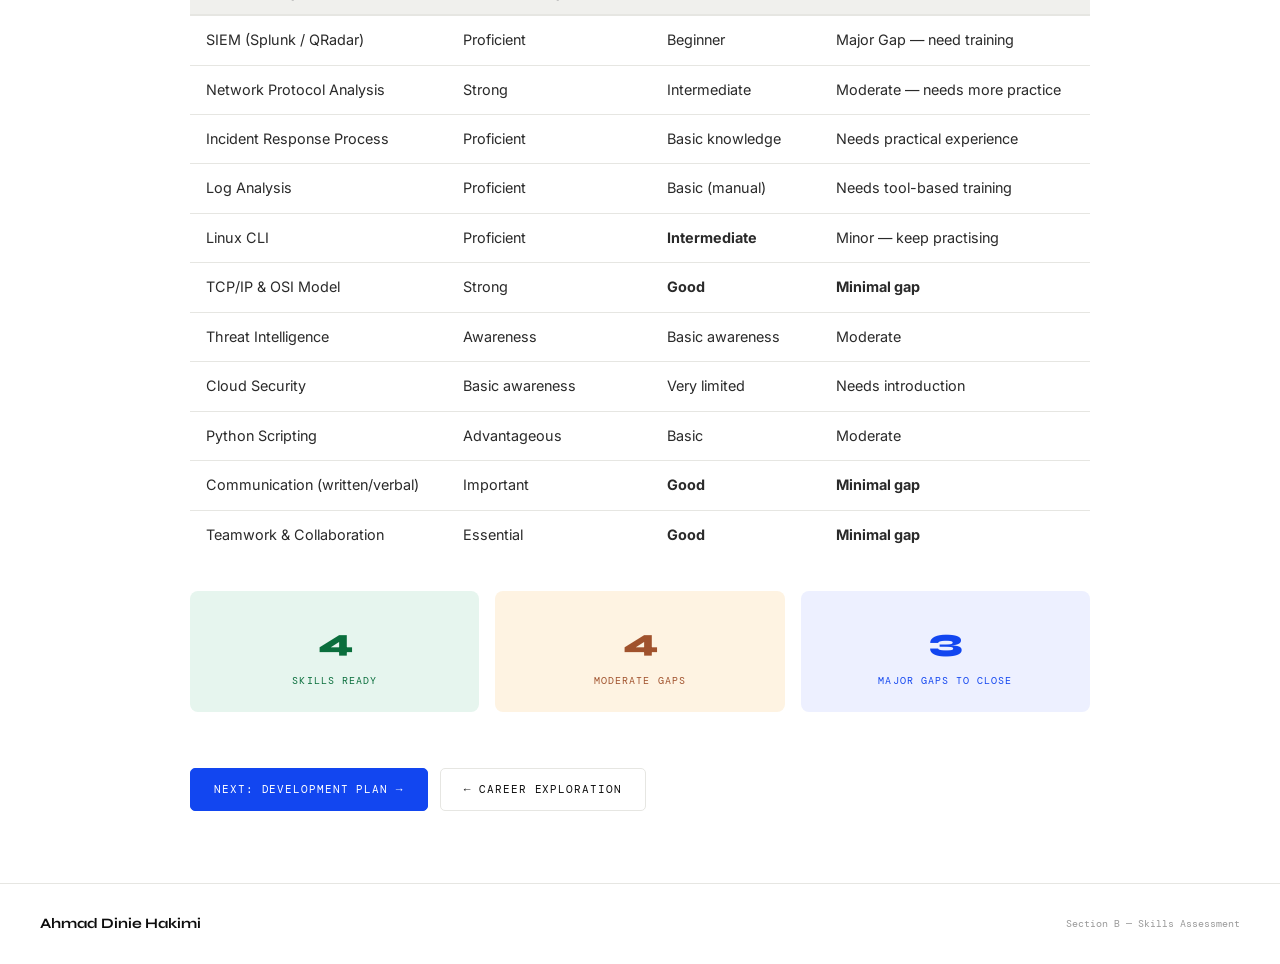
<file: skills.html>
<!DOCTYPE html>
<html lang="en">
<head>
  <meta charset="UTF-8"><meta name="viewport" content="width=device-width,initial-scale=1">
  <title>Skills Assessment — Ahmad Dinie Hakimi</title>
  <link rel="stylesheet" href="css/style.css">
  <style>
    .skills-cols { display:grid; grid-template-columns:1fr 1fr; gap:2rem; }
    .skill-section-title {
      font-family:'DM Mono',monospace; font-size:0.68rem; letter-spacing:0.14em;
      text-transform:uppercase; color:var(--muted); margin-bottom:1.25rem;
      padding-bottom:0.5rem; border-bottom:1px solid var(--line);
    }
    .soft-grid { display:grid; grid-template-columns:1fr 1fr; gap:0.75rem; }
    .soft-item { background:var(--off); border:1px solid var(--line); border-radius:6px; padding:1rem 1.1rem; }
    .soft-item h4 { font-family:'Syne',sans-serif; font-weight:700; font-size:0.88rem; margin-bottom:3px; }
    .soft-item p { font-size:0.82rem; color:var(--ink3); margin:0; line-height:1.5; }
    .soft-stars { color:var(--accent); font-size:0.7rem; margin-top:6px; letter-spacing:2px; }

    /* Compare table extra */
    .cmp-check { color:#0a6e3c; font-weight:700; }
    .cmp-no    { color:#c0392b; }
    .cmp-part  { color:#e67e22; }

    /* Summary boxes */
    .summary-row { display:grid; grid-template-columns:repeat(3,1fr); gap:1rem; margin-top:2rem; }
    .sum-box { border-radius:8px; padding:1.4rem; text-align:center; }
    .sum-box .sb-num { font-family:'Syne',sans-serif; font-weight:800; font-size:2rem; letter-spacing:-0.04em; }
    .sum-box .sb-lbl { font-family:'DM Mono',monospace; font-size:0.65rem; letter-spacing:0.1em; text-transform:uppercase; margin-top:4px; }
    .sb-green { background:var(--greenl); color:var(--green); }
    .sb-orange { background:#fef3e2; color:#a0522d; }
    .sb-blue { background:var(--accentl); color:var(--accent); }

    @media(max-width:768px){
      .skills-cols,.soft-grid,.summary-row { grid-template-columns:1fr; }
    }
  </style>
</head>
<body>
<nav class="nav">
  <a href="index.html" class="nav-brand">HAKIMI<span>.</span></a>
  <ul class="nav-links">
    <li><a href="index.html">Home</a></li>
    <li><a href="career.html">Career</a></li>
    <li><a href="skills.html">Skills</a></li>
    <li><a href="plan.html">Dev Plan</a></li>
    <li><a href="evidence.html">Evidence</a></li>
    <li><a href="reflection.html">Reflection</a></li>
    <li><a href="contact.html">Contact</a></li>
  </ul>
  <button class="nav-toggle"><span></span><span></span><span></span></button>
</nav>
<nav class="nav-mobile">
  <a href="index.html">Home</a><a href="career.html">Career Exploration</a>
  <a href="skills.html">Skills Assessment</a><a href="plan.html">Development Plan</a>
  <a href="evidence.html">Evidence</a><a href="reflection.html">Reflection</a><a href="contact.html">Contact</a>
</nav>

<div class="page">
<div class="wrap">

  <div class="eyebrow fu">Section B — Skills Assessment</div>
  <h1 class="page-title fu" data-d="0.07s">Where I <span>Stand</span></h1>
  <p class="page-lead fu" data-d="0.13s">
    An honest evaluation of my current technical and soft skills,
    compared against what the SOC Analyst role actually requires.
    Based on my studies at <strong>Universiti Sultan Zainal Abidin (UniSZA)</strong>,
    CCNA certification, and hands-on project work.
  </p>

  <hr class="hr">

  <!-- Technical Skills with bars -->
  <div class="section fu">
    <h2 style="margin-bottom:0.5rem">Technical Skills — Current Level</h2>
    <p style="margin-bottom:1.75rem;font-size:0.9rem">Self-assessed proficiency based on coursework, practice, and projects completed.</p>

    <div class="skills-cols">
      <!-- Networking & Security -->
      <div class="skill-group">
        <div class="skill-section-title">Networking &amp; Security</div>
        <div class="skill-bar-wrap">
          <div class="skill-bar-label"><span>TCP/IP &amp; OSI Model</span><span class="skill-bar-pct">85%</span></div>
          <div class="skill-track"><div class="skill-fill" data-pct="85%"></div></div>
        </div>
        <div class="skill-bar-wrap">
          <div class="skill-bar-label"><span>Network Protocol Analysis</span><span class="skill-bar-pct">78%</span></div>
          <div class="skill-track"><div class="skill-fill" data-pct="78%"></div></div>
        </div>
        <div class="skill-bar-wrap">
          <div class="skill-bar-label"><span>Wireshark</span><span class="skill-bar-pct">70%</span></div>
          <div class="skill-track"><div class="skill-fill" data-pct="70%"></div></div>
        </div>
        <div class="skill-bar-wrap">
          <div class="skill-bar-label"><span>CCNA (Routing &amp; Switching)</span><span class="skill-bar-pct">80%</span></div>
          <div class="skill-track"><div class="skill-fill" data-pct="80%"></div></div>
        </div>
        <div class="skill-bar-wrap">
          <div class="skill-bar-label"><span>SIEM Tools (Splunk)</span><span class="skill-bar-pct">35%</span></div>
          <div class="skill-track"><div class="skill-fill" data-pct="35%"></div></div>
        </div>
        <div class="skill-bar-wrap">
          <div class="skill-bar-label"><span>Incident Response</span><span class="skill-bar-pct">45%</span></div>
          <div class="skill-track"><div class="skill-fill" data-pct="45%"></div></div>
        </div>
      </div>

      <!-- Tools & Programming -->
      <div class="skill-group">
        <div class="skill-section-title">Tools &amp; Programming</div>
        <div class="skill-bar-wrap">
          <div class="skill-bar-label"><span>Linux (CLI)</span><span class="skill-bar-pct">72%</span></div>
          <div class="skill-track"><div class="skill-fill" data-pct="72%"></div></div>
        </div>
        <div class="skill-bar-wrap">
          <div class="skill-bar-label"><span>Python (Basic Scripting)</span><span class="skill-bar-pct">55%</span></div>
          <div class="skill-track"><div class="skill-fill" data-pct="55%"></div></div>
        </div>
        <div class="skill-bar-wrap">
          <div class="skill-bar-label"><span>Nmap / Network Scanning</span><span class="skill-bar-pct">60%</span></div>
          <div class="skill-track"><div class="skill-fill" data-pct="60%"></div></div>
        </div>
        <div class="skill-bar-wrap">
          <div class="skill-bar-label"><span>Log Analysis (Manual)</span><span class="skill-bar-pct">55%</span></div>
          <div class="skill-track"><div class="skill-fill" data-pct="55%"></div></div>
        </div>
        <div class="skill-bar-wrap">
          <div class="skill-bar-label"><span>Vulnerability Assessment</span><span class="skill-bar-pct">50%</span></div>
          <div class="skill-track"><div class="skill-fill" data-pct="50%"></div></div>
        </div>
        <div class="skill-bar-wrap">
          <div class="skill-bar-label"><span>Cloud Security (AWS/Azure)</span><span class="skill-bar-pct">25%</span></div>
          <div class="skill-track"><div class="skill-fill" data-pct="25%"></div></div>
        </div>
      </div>
    </div>
  </div>

  <hr class="hr">

  <!-- Soft Skills -->
  <div class="section fu">
    <h2 style="margin-bottom:0.75rem">Soft Skills</h2>
    <p style="margin-bottom:1.25rem;font-size:0.9rem">Developed through academic work, group projects, and extracurricular activities.</p>
    <div class="soft-grid">
      <div class="soft-item">
        <h4>Analytical Thinking</h4>
        <p>Comfortable breaking down complex problems. Applied during security labs and CTF challenges.</p>
        <div class="soft-stars">★★★★☆</div>
      </div>
      <div class="soft-item">
        <h4>Communication</h4>
        <p>Can explain technical findings clearly in writing. Presented projects to lecturers and peers.</p>
        <div class="soft-stars">★★★☆☆</div>
      </div>
      <div class="soft-item">
        <h4>Teamwork &amp; Collaboration</h4>
        <p>Worked in group projects, assigned roles, and delivered results on time as a team member.</p>
        <div class="soft-stars">★★★★☆</div>
      </div>
      <div class="soft-item">
        <h4>Attention to Detail</h4>
        <p>Careful with configurations and log review. Noticed small errors that others missed during labs.</p>
        <div class="soft-stars">★★★★☆</div>
      </div>
      <div class="soft-item">
        <h4>Time Management</h4>
        <p>Balances coursework, self-study, and side projects. Uses task lists to stay organised.</p>
        <div class="soft-stars">★★★☆☆</div>
      </div>
      <div class="soft-item">
        <h4>Self-Directed Learning</h4>
        <p>Actively pursues free learning resources (TryHackMe, YouTube, LinkedIn Learning) beyond coursework.</p>
        <div class="soft-stars">★★★★★</div>
      </div>
    </div>
  </div>

  <hr class="hr">

  <!-- Comparison table -->
  <div class="section fu">
    <h2 style="margin-bottom:1rem">Skills Gap Analysis — Me vs SOC Analyst Requirements</h2>
    <div style="overflow-x:auto">
      <table class="compare-table">
        <thead>
          <tr>
            <th>Skill / Requirement</th>
            <th>Industry Requirement</th>
            <th>My Current Level</th>
            <th>Gap</th>
          </tr>
        </thead>
        <tbody>
          <tr><td>SIEM (Splunk / QRadar)</td><td>Proficient</td><td class="cmp-part">Beginner</td><td class="cmp-no">Major Gap — need training</td></tr>
          <tr><td>Network Protocol Analysis</td><td>Strong</td><td class="cmp-part">Intermediate</td><td class="cmp-part">Moderate — needs more practice</td></tr>
          <tr><td>Incident Response Process</td><td>Proficient</td><td class="cmp-part">Basic knowledge</td><td class="cmp-no">Needs practical experience</td></tr>
          <tr><td>Log Analysis</td><td>Proficient</td><td class="cmp-part">Basic (manual)</td><td class="cmp-no">Needs tool-based training</td></tr>
          <tr><td>Linux CLI</td><td>Proficient</td><td class="cmp-check">Intermediate</td><td class="cmp-part">Minor — keep practising</td></tr>
          <tr><td>TCP/IP &amp; OSI Model</td><td>Strong</td><td class="cmp-check">Good</td><td class="cmp-check">Minimal gap</td></tr>
          <tr><td>Threat Intelligence</td><td>Awareness</td><td class="cmp-part">Basic awareness</td><td class="cmp-part">Moderate</td></tr>
          <tr><td>Cloud Security</td><td>Basic awareness</td><td class="cmp-no">Very limited</td><td class="cmp-no">Needs introduction</td></tr>
          <tr><td>Python Scripting</td><td>Advantageous</td><td class="cmp-part">Basic</td><td class="cmp-part">Moderate</td></tr>
          <tr><td>Communication (written/verbal)</td><td>Important</td><td class="cmp-check">Good</td><td class="cmp-check">Minimal gap</td></tr>
          <tr><td>Teamwork &amp; Collaboration</td><td>Essential</td><td class="cmp-check">Good</td><td class="cmp-check">Minimal gap</td></tr>
        </tbody>
      </table>
    </div>

    <div class="summary-row">
      <div class="sum-box sb-green"><div class="sb-num">4</div><div class="sb-lbl">Skills Ready</div></div>
      <div class="sum-box sb-orange"><div class="sb-num">4</div><div class="sb-lbl">Moderate Gaps</div></div>
      <div class="sum-box sb-blue"><div class="sb-num">3</div><div class="sb-lbl">Major Gaps to Close</div></div>
    </div>
  </div>

  <div class="fu" style="display:flex;gap:0.75rem;flex-wrap:wrap">
    <a href="plan.html" class="btn btn-solid">Next: Development Plan →</a>
    <a href="career.html" class="btn btn-ghost">← Career Exploration</a>
  </div>

</div>
<footer class="footer">
  <div class="footer-l">Ahmad Dinie Hakimi</div>
  <div class="footer-r">Section B — Skills Assessment</div>
</footer>
</div>
<script src="js/global.js"></script>
</body>
</html>
</file>
<file: css/style.css>
@import url('https://fonts.googleapis.com/css2?family=DM+Mono:wght@300;400;500&family=Inter:wght@300;400;500;600&family=Syne:wght@400;600;700;800&display=swap');

:root {
  --white:   #ffffff;
  --off:     #f8f8f6;
  --off2:    #f0f0ed;
  --ink:     #0d0d0d;
  --ink2:    #2a2a2a;
  --ink3:    #555555;
  --muted:   #999999;
  --line:    #e6e6e2;
  --accent:  #1246f0;
  --accentl: #edf0ff;
  --green:   #0a6e3c;
  --greenl:  #e6f5ee;
  --nav-h:   62px;
}

*,*::before,*::after { box-sizing:border-box; margin:0; padding:0; }
html { scroll-behavior:smooth; -webkit-font-smoothing:antialiased; }
body { background:var(--white); color:var(--ink); font-family:'Inter',sans-serif; font-size:1rem; line-height:1.7; }
::selection { background:var(--accent); color:#fff; }
img { display:block; max-width:100%; }
a { color:inherit; text-decoration:none; }
button { font-family:inherit; cursor:pointer; }
input[type=file] { display:none; }

/* ── NAV ── */
.nav {
  position:fixed; top:0; left:0; right:0; height:var(--nav-h);
  background:rgba(255,255,255,0.94); backdrop-filter:blur(18px);
  border-bottom:1px solid var(--line); z-index:900;
  display:flex; align-items:center; justify-content:space-between;
  padding:0 2.5rem;
}
.nav-brand { font-family:'Syne',sans-serif; font-weight:800; font-size:1.05rem; letter-spacing:-0.02em; }
.nav-brand span { color:var(--accent); }
.nav-links { display:flex; gap:0.15rem; list-style:none; }
.nav-links a {
  font-family:'DM Mono',monospace; font-size:0.7rem; letter-spacing:0.05em;
  color:var(--ink3); padding:0.42rem 0.8rem; border-radius:5px; transition:background 0.15s,color 0.15s; display:block;
}
.nav-links a:hover { background:var(--off); color:var(--ink); }
.nav-links a.active { background:var(--accent); color:#fff; }
.nav-toggle { display:none; flex-direction:column; gap:5px; background:none; border:none; padding:4px; }
.nav-toggle span { display:block; width:22px; height:1.5px; background:var(--ink); transition:0.25s; }
.nav-mobile {
  display:none; flex-direction:column;
  position:fixed; top:var(--nav-h); left:0; right:0;
  background:var(--white); border-bottom:1px solid var(--line);
  padding:0.75rem 1.75rem 1.25rem; z-index:899;
}
.nav-mobile a { font-family:'DM Mono',monospace; font-size:0.82rem; color:var(--ink3); padding:0.6rem 0; border-bottom:1px solid var(--line); }
.nav-mobile a.active { color:var(--accent); }
.nav-mobile.open { display:flex; }

/* ── PAGE ── */
.page { padding-top:var(--nav-h); min-height:100vh; }
.wrap { max-width:980px; margin:0 auto; padding:4.5rem 2.5rem; }
.wrap-wide { max-width:1100px; margin:0 auto; padding:4.5rem 2.5rem; }

/* ── TYPOGRAPHY ── */
.eyebrow {
  font-family:'DM Mono',monospace; font-size:0.68rem; letter-spacing:0.16em;
  text-transform:uppercase; color:var(--accent); margin-bottom:0.9rem;
  display:flex; align-items:center; gap:0.55rem;
}
.eyebrow::before { content:''; width:18px; height:1px; background:var(--accent); }
.page-title {
  font-family:'Syne',sans-serif; font-weight:800;
  font-size:clamp(2rem,4.5vw,3.2rem); line-height:1.06; letter-spacing:-0.03em;
  color:var(--ink); margin-bottom:1.1rem;
}
.page-title span { color:var(--accent); }
.page-lead { font-size:1.08rem; color:var(--ink3); font-weight:300; line-height:1.8; max-width:580px; margin-bottom:2.5rem; }
h2 { font-family:'Syne',sans-serif; font-weight:700; font-size:1.35rem; color:var(--ink); letter-spacing:-0.02em; }
h3 { font-family:'Syne',sans-serif; font-weight:700; font-size:1.05rem; color:var(--ink); margin-bottom:0.5rem; }
p { color:var(--ink3); line-height:1.85; font-weight:300; }

/* ── DIVIDER ── */
.hr { border:none; border-top:1px solid var(--line); margin:2.5rem 0; }

/* ── CARDS ── */
.card {
  background:var(--off); border:1px solid var(--line); border-radius:8px;
  padding:1.6rem; transition:border-color 0.2s, box-shadow 0.2s;
}
.card:hover { border-color:#ccc; box-shadow:0 3px 18px rgba(0,0,0,0.06); }
.card-accent { border-left:3px solid var(--accent); }

/* ── BADGES ── */
.badge {
  display:inline-block; font-family:'DM Mono',monospace;
  font-size:0.62rem; letter-spacing:0.08em; text-transform:uppercase;
  padding:0.22rem 0.6rem; border-radius:4px; background:var(--accentl); color:var(--accent);
}
.badge-green { background:var(--greenl); color:var(--green); }
.badge-gray  { background:var(--off2); color:var(--muted); }

/* ── STATUS PILL ── */
.status-pill {
  display:inline-flex; align-items:center; gap:0.4rem;
  font-family:'DM Mono',monospace; font-size:0.68rem; letter-spacing:0.06em;
  background:var(--greenl); color:var(--green); padding:0.25rem 0.7rem; border-radius:100px;
}
.status-pill::before { content:''; width:5px; height:5px; border-radius:50%; background:var(--green); animation:blink 2s infinite; }
@keyframes blink { 0%,100%{opacity:1}50%{opacity:0.3} }

/* ── BUTTONS ── */
.btn {
  display:inline-flex; align-items:center; gap:0.45rem;
  font-family:'DM Mono',monospace; font-size:0.7rem; letter-spacing:0.08em; text-transform:uppercase;
  padding:0.68rem 1.45rem; border-radius:5px; border:1.5px solid; transition:0.18s;
}
.btn-solid { background:var(--accent); color:#fff; border-color:var(--accent); }
.btn-solid:hover { background:#0a35cc; border-color:#0a35cc; }
.btn-ghost { background:transparent; color:var(--ink); border-color:var(--line); }
.btn-ghost:hover { background:var(--off); }

/* ── SKILL BAR ── */
.skill-bar-wrap { margin-bottom:0.75rem; }
.skill-bar-label { display:flex; justify-content:space-between; font-family:'DM Mono',monospace; font-size:0.72rem; color:var(--ink2); margin-bottom:5px; }
.skill-bar-pct { color:var(--muted); }
.skill-track { height:4px; background:var(--line); border-radius:2px; overflow:hidden; }
.skill-fill { height:100%; background:var(--accent); border-radius:2px; width:0; transition:width 1.2s cubic-bezier(.4,0,.2,1); }

/* ── TIMELINE ── */
.timeline { display:flex; flex-direction:column; }
.tl-item { display:grid; grid-template-columns:110px 1fr; gap:1.5rem; padding:1.5rem 0; border-bottom:1px solid var(--line); }
.tl-item:first-child { padding-top:0; }
.tl-year { font-family:'DM Mono',monospace; font-size:0.72rem; color:var(--muted); letter-spacing:0.06em; padding-top:3px; }
.tl-body h4 { font-family:'Syne',sans-serif; font-weight:700; font-size:0.95rem; margin-bottom:4px; }
.tl-body p { font-size:0.88rem; margin:0; color:var(--ink3); }
.tl-body .badge { margin-top:0.4rem; }

/* ── PHOTO UPLOAD ── */
.photo-upload-box {
  width:100%; aspect-ratio:3/4; background:var(--off); border:1.5px dashed var(--line);
  border-radius:8px; display:flex; flex-direction:column; align-items:center; justify-content:center;
  gap:0.5rem; cursor:pointer; overflow:hidden; position:relative; transition:border-color 0.2s;
}
.photo-upload-box:hover { border-color:var(--accent); }
.photo-upload-box img { position:absolute; inset:0; width:100%; height:100%; object-fit:cover; }
.photo-upload-box .pu-icon { font-size:1.8rem; opacity:0.3; }
.photo-upload-box .pu-txt { font-family:'DM Mono',monospace; font-size:0.62rem; color:var(--muted); letter-spacing:0.08em; text-transform:uppercase; text-align:center; }

/* Image cell (square) */
.img-cell {
  aspect-ratio:4/3; background:var(--off); border:1.5px dashed var(--line);
  border-radius:6px; display:flex; align-items:center; justify-content:center;
  cursor:pointer; overflow:hidden; position:relative; transition:border-color 0.2s;
}
.img-cell:hover { border-color:var(--accent); }
.img-cell img { position:absolute; inset:0; width:100%; height:100%; object-fit:cover; }
.img-cell .ic-txt { font-family:'DM Mono',monospace; font-size:0.6rem; color:var(--muted); text-align:center; letter-spacing:0.06em; z-index:1; }

/* ── FADE UP ── */
.fu { opacity:0; transform:translateY(16px); transition:opacity 0.55s ease, transform 0.55s ease; }
.fu.in { opacity:1; transform:none; }

/* ── FOOTER ── */
.footer { border-top:1px solid var(--line); padding:1.75rem 2.5rem; display:flex; justify-content:space-between; align-items:center; }
.footer-l { font-family:'Syne',sans-serif; font-weight:700; font-size:0.9rem; }
.footer-r { font-family:'DM Mono',monospace; font-size:0.65rem; color:var(--muted); }

/* ── GRID HELPERS ── */
.grid-2 { display:grid; grid-template-columns:1fr 1fr; gap:1.25rem; }
.grid-3 { display:grid; grid-template-columns:repeat(3,1fr); gap:1.25rem; }
.grid-auto { display:grid; grid-template-columns:repeat(auto-fit,minmax(260px,1fr)); gap:1.25rem; }

/* ── SECTION SPACING ── */
.section { margin-bottom:3.5rem; }

/* ── TABLE ── */
.compare-table { width:100%; border-collapse:collapse; font-size:0.9rem; }
.compare-table th { font-family:'DM Mono',monospace; font-size:0.68rem; letter-spacing:0.1em; text-transform:uppercase; color:var(--muted); padding:0.6rem 1rem; text-align:left; background:var(--off2); border-bottom:2px solid var(--line); }
.compare-table td { padding:0.75rem 1rem; border-bottom:1px solid var(--line); color:var(--ink2); vertical-align:top; }
.compare-table tr:last-child td { border-bottom:none; }
.compare-table .ok { color:var(--green); font-weight:600; }
.compare-table .gap { color:#c0392b; }

/* ── QUOTE / REFLECTION ── */
.reflection-block {
  border-left:3px solid var(--accent); padding:1.25rem 1.5rem;
  background:var(--accentl); border-radius:0 6px 6px 0;
  margin-bottom:1.25rem;
}
.reflection-block .rb-q {
  font-family:'DM Mono',monospace; font-size:0.68rem; letter-spacing:0.1em;
  text-transform:uppercase; color:var(--accent); margin-bottom:0.6rem;
}
.reflection-block p { color:var(--ink2); font-weight:400; font-size:0.97rem; margin:0; }

/* RESPONSIVE */
@media(max-width:768px) {
  .nav { padding:0 1.25rem; }
  .nav-links { display:none; }
  .nav-toggle { display:flex; }
  .wrap, .wrap-wide { padding:3rem 1.25rem; }
  .grid-2,.grid-3 { grid-template-columns:1fr; }
  .tl-item { grid-template-columns:1fr; gap:0.4rem; }
  .footer { flex-direction:column; gap:0.4rem; text-align:center; padding:1.25rem; }
}
</file>
